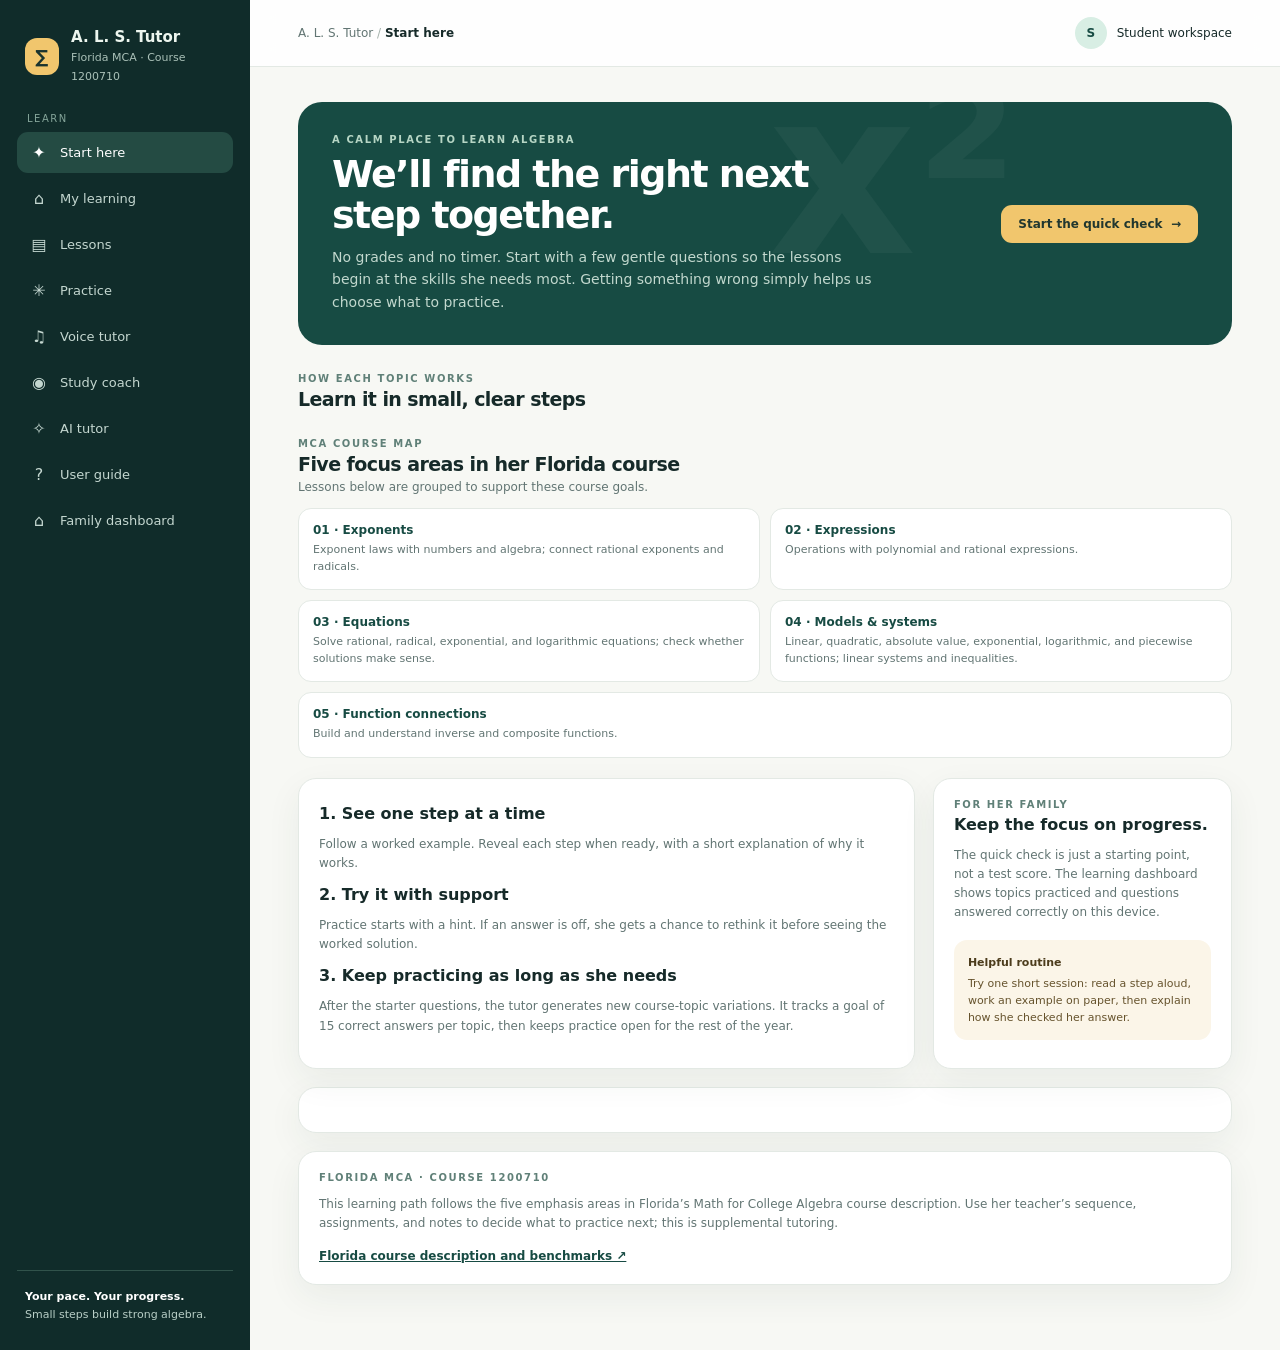
<file: site/index.html>
<!doctype html>
<html lang="en">
<head>
<meta charset="utf-8"><meta name="viewport" content="width=device-width,initial-scale=1">
<meta name="theme-color" content="#102c2a"><title>A. L. S. Tutor — Florida MCA Support</title>
<style>
:root{--ink:#162a29;--muted:#627573;--paper:#f7f8f4;--card:#fff;--line:#e3e9e4;--green:#174b43;--mint:#d8eee4;--gold:#f1c66d;--coral:#e77759;--shadow:0 12px 35px #183a3010;--radius:18px;font-family:Inter,ui-sans-serif,system-ui,-apple-system,"Segoe UI",sans-serif}*{box-sizing:border-box}body{margin:0;background:var(--paper);color:var(--ink)}button,input{font:inherit}button{cursor:pointer}.app{min-height:100vh;display:grid;grid-template-columns:250px 1fr}.sidebar{background:#102c2a;color:#edf6ef;padding:25px 17px;display:flex;flex-direction:column;gap:24px}.brand{display:flex;gap:12px;align-items:center;padding:3px 8px}.brand-mark{width:37px;height:37px;border-radius:12px;background:var(--gold);display:grid;place-items:center;color:#19332e;font-weight:900;font-size:18px}.brand strong{display:block;font-size:15px}.brand small{color:#aac1b8;font-size:11px}.nav-label{font-size:10px;letter-spacing:.15em;color:#85a59a;padding:0 10px;margin:2px 0 8px}.nav{display:grid;gap:5px}.nav button{border:0;background:transparent;color:#c4d7d0;text-align:left;padding:11px 12px;border-radius:11px;font-size:13px;display:flex;gap:11px;align-items:center}.nav button:hover,.nav button.active{background:#244b43;color:white}.nav .ico{width:20px;text-align:center;font-size:16px}.side-bottom{margin-top:auto;border-top:1px solid #31534b;padding:17px 8px 2px;color:#b8cec6;font-size:11px;line-height:1.6}.side-bottom b{color:white}.main{min-width:0}.topbar{height:67px;background:#ffffffd9;border-bottom:1px solid var(--line);display:flex;align-items:center;justify-content:space-between;padding:0 clamp(18px,4vw,48px);position:sticky;top:0;z-index:3;backdrop-filter:blur(12px)}.crumb{font-size:12px;color:var(--muted)}.crumb strong{color:var(--ink)}.profile{display:flex;align-items:center;gap:10px;font-size:12px}.avatar{width:32px;height:32px;border-radius:50%;display:grid;place-items:center;background:var(--mint);color:var(--green);font-weight:800}.content{max-width:1180px;margin:auto;padding:35px clamp(18px,4vw,48px) 65px}.view{display:none}.view.active{display:block}.eyebrow{font-size:10px;letter-spacing:.16em;text-transform:uppercase;color:#608078;font-weight:800}.hero{background:var(--green);color:white;border-radius:24px;padding:32px 34px;display:flex;align-items:center;justify-content:space-between;gap:24px;overflow:hidden;position:relative}.hero:after{content:"x²";position:absolute;right:23%;top:-62px;font-size:230px;font-weight:800;color:#ffffff0a;pointer-events:none}.hero h1{font-size:clamp(26px,3vw,38px);line-height:1.08;letter-spacing:-.04em;margin:9px 0 10px;max-width:540px}.hero p{color:#c2d8ce;margin:0;line-height:1.6;font-size:14px;max-width:550px}.hero .eyebrow{color:#b6d5c4}.hero-actions{position:relative;z-index:1}.btn{border:0;padding:12px 17px;border-radius:11px;background:var(--gold);color:#21372f;font-weight:800;font-size:12px;white-space:nowrap}.btn:hover{filter:brightness(1.03);transform:translateY(-1px)}.btn.secondary{background:#edf3ef;color:var(--green)}.btn.outline{background:white;border:1px solid var(--line);color:var(--ink)}.stats{display:grid;grid-template-columns:repeat(3,1fr);gap:14px;margin:18px 0 32px}.stat{background:white;border:1px solid var(--line);border-radius:15px;padding:15px 17px;display:flex;justify-content:space-between;align-items:center}.stat small{color:var(--muted);font-size:11px}.stat strong{display:block;font-size:22px;margin-top:3px}.stat .stat-icon{font-size:19px;background:#f0f5f0;border-radius:10px;padding:9px}.section-head{display:flex;justify-content:space-between;align-items:end;margin:28px 0 14px}.section-head h2{font-size:19px;margin:4px 0 0;letter-spacing:-.03em}.section-head p{font-size:12px;color:var(--muted);margin:0}.course-grid{display:grid;grid-template-columns:minmax(0,1.65fr) minmax(245px,.8fr);gap:18px}.panel{background:white;border:1px solid var(--line);border-radius:var(--radius);box-shadow:var(--shadow)}.units{padding:8px 18px}.unit{display:grid;grid-template-columns:39px 1fr auto;gap:13px;align-items:center;padding:14px 3px;border-bottom:1px solid #eff2ef}.unit:last-child{border-bottom:0}.unit-icon{width:38px;height:38px;border-radius:12px;background:#eff5ef;display:grid;place-items:center;font-size:17px}.unit h3{font-size:13px;margin:0 0 4px}.unit p{font-size:11px;color:var(--muted);margin:0}.unit-meta{text-align:right}.unit-meta small{font-size:10px;color:var(--muted)}.unit button{display:block;margin-top:4px;background:transparent;color:var(--green);border:0;font-size:11px;font-weight:800}.side-card{padding:20px}.side-card h3{margin:5px 0 8px;font-size:16px}.side-card p{color:var(--muted);font-size:12px;line-height:1.6}.progress-track{height:8px;border-radius:9px;background:#e8eee9;overflow:hidden;margin:15px 0 7px}.progress-fill{height:100%;width:0;background:#489977;border-radius:9px;transition:width .35s}.mini-row{display:flex;justify-content:space-between;font-size:10px;color:var(--muted)}.tip{background:#fbf5e8;border-radius:13px;padding:14px;margin-top:18px;font-size:11px;line-height:1.55;color:#66532d}.tip b{color:#4c3c1c;display:block;margin-bottom:3px}.lesson-layout{display:grid;grid-template-columns:260px minmax(0,1fr);gap:20px}.lesson-list{padding:12px}.lesson-item{border:0;background:transparent;text-align:left;width:100%;padding:12px;border-radius:11px;color:var(--ink);display:flex;gap:10px;align-items:center}.lesson-item.active{background:#eaf4ee;color:var(--green);font-weight:750}.lesson-item small{display:block;color:var(--muted);font-weight:400;font-size:10px;margin-top:3px}.lesson-body{padding:26px;min-height:450px}.lesson-body h1{font-size:28px;margin:6px 0 10px;letter-spacing:-.04em}.lesson-body .lead{font-size:14px;line-height:1.7;color:var(--muted);max-width:700px}.learning-goals{display:flex;gap:8px;flex-wrap:wrap;margin:17px 0 22px}.pill{border-radius:20px;background:#eef4ef;color:#365b4e;padding:7px 10px;font-size:10px}.example{border:1px solid #dde9e0;background:#f7faf6;border-radius:15px;padding:18px 20px;margin:14px 0}.example h3{font-size:12px;margin:0 0 12px;color:#477364}.math{font-family:Georgia,serif;font-size:23px;text-align:center;padding:12px;color:#152d29}.steps{list-style:none;margin:0;padding:0;display:grid;gap:8px}.steps li{font-size:12px;line-height:1.5;color:#45605a;display:grid;grid-template-columns:23px 1fr;gap:8px}.steps li span{background:#dfefe5;color:#235741;border-radius:50%;width:20px;height:20px;display:grid;place-items:center;font-size:10px;font-weight:800}.note{border-left:3px solid var(--gold);padding:10px 13px;background:#fffbef;color:#5c5136;font-size:11px;line-height:1.6;border-radius:0 9px 9px 0;margin:16px 0}.lesson-footer{display:flex;justify-content:space-between;align-items:center;margin-top:22px}.practice-wrap{max-width:760px;margin:auto}.practice-card{padding:28px}.practice-head{display:flex;justify-content:space-between;align-items:center}.practice-head h1{font-size:25px;margin:5px 0}.qcount{font-size:11px;color:var(--muted)}.question{font-family:Georgia,serif;font-size:30px;text-align:center;padding:28px 10px 20px}.answer-row{display:flex;gap:10px;max-width:440px;margin:0 auto}.answer-row input{min-width:0;flex:1;border:1px solid #d6e0d9;border-radius:11px;padding:12px 14px;outline:none}.answer-row input:focus{border-color:#579778;box-shadow:0 0 0 3px #57977820}.feedback{min-height:52px;margin:15px auto 0;max-width:440px;font-size:12px;line-height:1.55}.feedback.good{color:#23704f}.feedback.try{color:#9b562e}.hint{max-width:440px;margin:0 auto 15px;color:var(--muted);font-size:11px;min-height:20px}.coach-grid{display:grid;grid-template-columns:1fr 1fr;gap:18px}.coach-card{padding:24px}.coach-card h2{margin:4px 0 10px;font-size:20px}.coach-card p{font-size:12px;line-height:1.65;color:var(--muted)}.prompt-list{display:grid;gap:8px;margin-top:18px}.prompt-list button{border:1px solid var(--line);border-radius:11px;padding:11px;background:white;text-align:left;color:var(--ink);font-size:11px}.prompt-list button:hover{border-color:#8fb6a0;background:#f8fbf8}.chat{height:330px;display:flex;flex-direction:column}.chat-log{overflow:auto;display:flex;flex-direction:column;gap:9px;flex:1;padding:8px 0}.bubble{max-width:88%;padding:11px 13px;border-radius:13px;background:#edf4ef;font-size:12px;line-height:1.55}.bubble.user{background:var(--green);color:white;align-self:flex-end}.chat-compose{display:flex;gap:8px;border-top:1px solid var(--line);padding-top:12px}.chat-compose input{flex:1;min-width:0;border:1px solid var(--line);border-radius:10px;padding:10px}.chat-compose button{border:0;border-radius:10px;background:var(--green);color:white;padding:0 15px;font-weight:700}.empty-note{border:1px dashed #cbd8cf;border-radius:13px;padding:18px;color:var(--muted);font-size:12px;line-height:1.6}.toast{position:fixed;bottom:20px;right:20px;background:#193e36;color:white;padding:12px 16px;border-radius:11px;font-size:12px;box-shadow:var(--shadow);opacity:0;transform:translateY(8px);transition:.2s;pointer-events:none}.toast.show{opacity:1;transform:translateY(0)}@media(max-width:860px){.app{grid-template-columns:76px 1fr}.sidebar{padding:20px 10px}.brand{justify-content:center;padding:0}.brand-copy,.nav-label,.nav button span:not(.ico),.side-bottom{display:none}.nav button{justify-content:center;padding:12px 0}.course-grid{grid-template-columns:1fr}.lesson-layout{grid-template-columns:1fr}.lesson-list{display:flex;overflow:auto;gap:5px}.lesson-item{min-width:175px}.coach-grid{grid-template-columns:1fr}}@media(max-width:560px){.stats{grid-template-columns:1fr 1fr}.stats .stat:last-child{grid-column:span 2}.hero{padding:24px;display:block}.hero-actions{margin-top:18px}.content{padding-top:22px}.topbar{height:58px}.profile .profile-name{display:none}.lesson-body{padding:19px}.practice-card{padding:20px}.answer-row{flex-direction:column}.answer-row .btn{width:100%}.unit{grid-template-columns:34px 1fr auto;gap:8px}.unit-meta small{display:none}}

.family-grid{display:grid;grid-template-columns:minmax(0,1.4fr) minmax(260px,.8fr);gap:16px;margin:18px 0}.family-focus,.family-goal{padding:22px}.family-focus h2{font-size:42px;letter-spacing:-.05em;margin:9px 0}.family-focus p,.family-goal p{font-size:12px;line-height:1.6;color:var(--muted)}.family-focus label{display:block;font-size:11px;font-weight:750;margin:17px 0 6px}.family-focus select{width:100%;padding:11px;border:1px solid var(--line);border-radius:10px;background:white}.focus-actions{display:flex;gap:8px;flex-wrap:wrap;margin-top:14px}.goal-setting{display:flex;align-items:center;gap:8px;flex-wrap:wrap;margin:13px 0}.goal-setting input{width:82px;padding:10px;border:1px solid var(--line);border-radius:9px}.goal-setting span{font-size:11px;color:var(--muted)}.goal-setting button{margin-left:auto}.family-note{font-size:10px!important;color:var(--muted);line-height:1.55;margin-top:13px}.family-report{padding:16px;overflow:auto}.family-table{width:100%;border-collapse:collapse;font-size:11px;min-width:480px}.family-table th,.family-table td{text-align:left;padding:10px;border-bottom:1px solid #eff2ef}.family-table th{color:var(--muted);font-weight:750}.family-table tr:last-child td{border-bottom:0}.family-topic-row{display:grid;grid-template-columns:minmax(130px,1fr) minmax(100px,1.4fr) auto;gap:12px;align-items:center;padding:11px 4px;border-bottom:1px solid #eff2ef;font-size:11px}.family-topic-row:last-child{border-bottom:0}.family-topic-row .progress-track{margin:0}.family-topic-row strong{font-size:11px}.family-hero{margin-bottom:4px}.family-hero:after{content:'60′'}.family-grid .family-goal h3{margin-top:6px}@media(max-width:760px){.family-grid{grid-template-columns:1fr}.family-topic-row{grid-template-columns:1fr auto}.family-topic-row .progress-track{grid-column:1/-1;grid-row:2}}

.year-plan{padding:18px}.year-plan-top{display:flex;justify-content:space-between;align-items:center;gap:14px;flex-wrap:wrap}.year-plan-top strong{font-size:14px}.year-plan-phase{border-top:1px solid var(--line);margin-top:14px;padding-top:10px}.year-plan-phase summary{cursor:pointer;font-size:12px;font-weight:800;color:var(--green);padding:7px 2px}.plan-week{display:grid;grid-template-columns:35px minmax(0,1fr) auto;gap:11px;align-items:center;padding:12px 3px;border-top:1px solid #eff2ef}.plan-week.done{opacity:.72}.plan-week-num{width:30px;height:30px;border-radius:10px;background:#edf4ef;color:var(--green);display:grid;place-items:center;font-size:11px;font-weight:800}.plan-week h3{font-size:12px;margin:0 0 4px}.plan-week p{font-size:11px;color:var(--muted);line-height:1.45;margin:0}.plan-actions{display:flex;gap:6px;flex-wrap:wrap;justify-content:flex-end}.plan-actions button,.review-item button{border:1px solid var(--line);border-radius:9px;background:white;color:var(--green);font-size:10px;font-weight:750;padding:8px 10px}.plan-actions button:hover,.review-item button:hover{border-color:#8fb6a0;background:#f8fbf8}.review-panel{margin:0 0 24px}.review-items{display:flex;gap:8px;flex-wrap:wrap;margin-top:12px}.review-item{border:1px solid var(--line);border-radius:11px;padding:10px;display:flex;gap:9px;align-items:center;font-size:11px}.review-empty{font-size:12px;color:var(--muted);line-height:1.6;margin-bottom:0}@media(max-width:560px){.plan-week{grid-template-columns:32px 1fr}.plan-actions{grid-column:2;justify-content:flex-start}.year-plan{padding:14px}}
</style>
</head>
<body>
<div class="app">
<aside class="sidebar">
 <div class="brand"><div class="brand-mark">∑</div><div class="brand-copy"><strong>A. L. S. Tutor</strong><small>Florida MCA · Course 1200710</small></div></div>
 <div><div class="nav-label">LEARN</div><nav class="nav" aria-label="Main navigation">
  <button class="active" data-view="start"><span class="ico">✦</span><span>Start here</span></button>
  <button class="active" data-view="home"><span class="ico">⌂</span><span>My learning</span></button>
  <button data-view="lessons"><span class="ico">▤</span><span>Lessons</span></button>
  <button data-view="practice"><span class="ico">✳</span><span>Practice</span></button>
  <button data-view="voice"><span class="ico">♫</span><span>Voice tutor</span></button>
  <button data-view="coach"><span class="ico">◉</span><span>Study coach</span></button>
  <button data-view="ai"><span class="ico">✧</span><span>AI tutor</span></button>
  <button data-view="guide"><span class="ico">?</span><span>User guide</span></button>
  <button data-view="family"><span class="ico">⌂</span><span>Family dashboard</span></button>
 </nav></div>
 <div class="side-bottom"><b>Your pace. Your progress.</b><br>Small steps build strong algebra.</div>
</aside>
<main class="main">
 <header class="topbar"><div class="crumb">A. L. S. Tutor <span style="color:#a5b2ac"> / </span> <strong id="crumbTitle">My learning</strong></div><div class="profile"><div class="avatar">S</div><span class="profile-name">Student workspace</span></div></header>
 <div class="content">
  <section id="start" class="view active">
   <div class="hero"><div><div class="eyebrow">A CALM PLACE TO LEARN ALGEBRA</div><h1>We’ll find the right next step together.</h1><p>No grades and no timer. Start with a few gentle questions so the lessons begin at the skills she needs most. Getting something wrong simply helps us choose what to practice.</p></div><div class="hero-actions"><button class="btn" onclick="beginCheck()">Start the quick check&nbsp; →</button></div></div>
   <div class="section-head"><div><div class="eyebrow">HOW EACH TOPIC WORKS</div><h2>Learn it in small, clear steps</h2></div></div>
   <div class="section-head"><div><div class="eyebrow">MCA COURSE MAP</div><h2>Five focus areas in her Florida course</h2><p style="margin-top:5px">Lessons below are grouped to support these course goals.</p></div></div>
   <div class="mca-map">
    <div><b>01 · Exponents</b><span>Exponent laws with numbers and algebra; connect rational exponents and radicals.</span></div>
    <div><b>02 · Expressions</b><span>Operations with polynomial and rational expressions.</span></div>
    <div><b>03 · Equations</b><span>Solve rational, radical, exponential, and logarithmic equations; check whether solutions make sense.</span></div>
    <div><b>04 · Models & systems</b><span>Linear, quadratic, absolute value, exponential, logarithmic, and piecewise functions; linear systems and inequalities.</span></div>
    <div><b>05 · Function connections</b><span>Build and understand inverse and composite functions.</span></div>
   </div>
   <div class="course-grid"><div class="panel side-card"><h3>1. See one step at a time</h3><p>Follow a worked example. Reveal each step when ready, with a short explanation of why it works.</p><h3>2. Try it with support</h3><p>Practice starts with a hint. If an answer is off, she gets a chance to rethink it before seeing the worked solution.</p><h3>3. Keep practicing as long as she needs</h3><p>After the starter questions, the tutor generates new course-topic variations. It tracks a goal of 15 correct answers per topic, then keeps practice open for the rest of the year.</p></div><div class="panel side-card"><div class="eyebrow">FOR HER FAMILY</div><h3>Keep the focus on progress.</h3><p>The quick check is just a starting point, not a test score. The learning dashboard shows topics practiced and questions answered correctly on this device.</p><div class="tip"><b>Helpful routine</b>Try one short session: read a step aloud, work an example on paper, then explain how she checked her answer.</div></div></div>
   <div class="panel" id="diagnostic" style="padding:22px;margin-top:18px"></div>
   <div class="panel side-card" style="margin-top:18px"><div class="eyebrow">FLORIDA MCA · COURSE 1200710</div><p>This learning path follows the five emphasis areas in Florida’s Math for College Algebra course description. Use her teacher’s sequence, assignments, and notes to decide what to practice next; this is supplemental tutoring.</p><a href="https://www.fldoe.org/core/fileparse.php/7576/urlt/MathCollegeAlgebra.pdf" target="_blank" rel="noopener" style="color:#174b43;font-weight:750;font-size:12px">Florida course description and benchmarks ↗</a></div>
  </section>
  <section id="home" class="view">
   <div class="hero"><div><div class="eyebrow">COLLEGE ALGEBRA, MADE CLEAR</div><h1>Build understanding, one idea at a time.</h1><p>Learn the reasoning behind each step, then practice until the method feels natural. Pick up where you left off or choose a topic to explore.</p></div><div class="hero-actions"><button class="btn" onclick="openLessons()">Continue learning&nbsp; →</button></div></div>
   <div class="stats"><div class="stat"><div><small>Core topics practiced</small><strong id="statTopics">0 / 13</strong></div><span class="stat-icon">▤</span></div><div class="stat"><div><small>Practice correct</small><strong id="statCorrect">0</strong></div><span class="stat-icon">✓</span></div><div class="stat"><div><small>Current streak</small><strong id="statStreak">0 days</strong></div><span class="stat-icon">✦</span></div></div>
    <div class="panel side-card review-panel" id="reviewPanel" aria-live="polite"></div>
   <div class="section-head"><div><div class="eyebrow">YOUR COURSE</div><h2>College Algebra pathway</h2></div><p>Course topics · learn in any order</p></div>
   <div class="course-grid"><div class="panel units" id="unitList"></div><div class="panel side-card"><div class="eyebrow">YOUR MOMENTUM</div><h3>A little practice goes a long way.</h3><p>Try one focused lesson and a few practice questions. You can revisit any topic whenever you need a refresher.</p><div class="progress-track"><div class="progress-fill" id="overallProgress"></div></div><div class="mini-row"><span>Course progress</span><span id="overallPct">0%</span></div><div class="tip"><b>Study tip</b>When solving an equation, do the same operation to both sides. That keeps the equation balanced.</div></div></div>
    <div class="section-head"><div><div class="eyebrow">FLEXIBLE YEAR PLAN</div><h2>Suggested 36-week pacing guide</h2><p style="margin-top:5px">Use it alongside her teacher’s sequence. Skip, repeat, or rearrange weeks as needed.</p></div></div>
    <div class="panel year-plan" id="yearPlan"></div>
  </section>
  <section id="lessons" class="view">
   <div class="section-head" style="margin-top:0"><div><div class="eyebrow">GUIDED LEARNING</div><h2>Lessons</h2><p style="margin-top:5px">Each lesson has a goal, a worked example, and a key idea to remember.</p></div></div>
   <div class="lesson-layout"><div class="panel lesson-list" id="lessonNav"></div><article class="panel lesson-body" id="lessonBody"></article></div>
  </section>
  <section id="practice" class="view">
   <div class="practice-wrap"><div class="section-head" style="margin-top:0"><div><div class="eyebrow">RETRIEVE · APPLY · GROW</div><h2>Practice</h2><p style="margin-top:5px">Work it out on paper, then enter your answer.</p></div></div><div class="panel practice-card" id="practiceCard"></div></div>
  </section>
  <section id="voice" class="view">
   <div class="section-head" style="margin-top:0"><div><div class="eyebrow">SPEAK · LISTEN · THINK IT THROUGH</div><h2>Voice tutor</h2><p style="margin-top:5px">She can ask for a hint, say an answer, or ask the tutor to repeat a question.</p></div></div>
   <div class="voice-layout"><div class="panel voice-panel"><div class="voice-controls"><label for="voiceTopic">Choose a topic</label><select id="voiceTopic" aria-label="Choose a topic for voice practice"></select><button class="btn" onclick="startVoicePractice()">Start aloud practice&nbsp; →</button></div><div class="voice-status" id="voiceStatus" role="status">Press “Start aloud practice” to hear a question.</div><div class="voice-prompt" id="voicePrompt" aria-live="polite">A tutor will read the problem, wait for her to speak, then guide the next step.</div><div class="voice-actions"><button class="btn" onclick="listenToTutor()">🎙️ Talk to tutor</button><button class="btn outline" onclick="repeatTutor()">↻ Repeat</button><button class="btn outline" onclick="stopTutorSpeech()">■ Stop audio</button></div><div class="voice-transcript" id="voiceTranscript">Her words will appear here after she speaks.</div><div class="voice-compose"><input id="voiceText" placeholder="Or type what she wants to ask" aria-label="Type to the voice tutor"><button class="btn secondary" onclick="submitVoiceText()">Send</button></div><div class="voice-log" id="voiceLog" aria-live="polite"><div class="bubble">Hi! I can read the question aloud. She can say “give me a hint,” “repeat the question,” “I’m stuck,” or speak her answer.</div></div></div>
   <aside class="panel voice-note"><div class="eyebrow">BEFORE USING THE MIC</div><h3>Microphone is tap-to-start.</h3><p>The app only starts listening after she presses <b>Talk to tutor</b>. Browser speech recognition support varies. Some browsers send speech to their recognition service and require an internet connection.</p><p>If voice input isn’t available, she can type her question or answer. The tutor can still read prompts aloud when speech synthesis is available.</p><div class="tip"><b>What the tutor can do</b>Read the built-in MCA questions, accept spoken answers, give hints, explain the current example, and repeat or move to the next question.</div><div class="empty-note" style="margin-top:13px">This is guided course tutoring with built-in responses, not an open-ended live AI tutor. It asks for clarification when it can’t match what she said.</div></aside></div>
  </section>
  <section id="family" class="view">
   <div class="hero family-hero"><div><div class="eyebrow">FAMILY VIEW</div><h1>See the effort and the learning.</h1><p>Review focused tutor time, practice activity, and topics she has worked on. Set a daily goal that fits her class schedule.</p></div></div>
   <div class="stats family-overview" aria-label="All-time learning summary">
    <div class="stat"><div><small>Total focused study time</small><strong id="familyTotalTime">0m</strong></div><span class="stat-icon">◷</span></div>
    <div class="stat"><div><small>Questions answered</small><strong id="familyTotalAttempts">0</strong></div><span class="stat-icon">▤</span></div>
    <div class="stat"><div><small>Overall accuracy</small><strong id="familyAccuracy">—</strong></div><span class="stat-icon">✓</span></div>
   </div>
   <div class="family-grid"><div class="panel family-focus"><div class="eyebrow">FOCUSED TUTOR TIME</div><h2 id="focusClock">00:00:00</h2><p id="focusStatus">The timer is stopped. Start it when a tutoring session begins.</p><label for="focusTopic">Topic for this session</label><select id="focusTopic" aria-label="Topic for this tutoring session"></select><div class="focus-actions"><button class="btn" id="focusStart" onclick="startStudyTimer()">Start study session</button><button class="btn secondary" id="focusPause" onclick="pauseStudyTimer()" hidden>Pause</button><button class="btn outline" id="focusStop" onclick="stopStudyTimer()" hidden>Finish session</button></div></div>
    <div class="panel side-card family-goal"><div class="eyebrow">DAILY TARGET</div><h3>One hour a day</h3><p>Set a daily focused-tutoring goal in minutes.</p><div class="goal-setting"><input id="minutesGoal" type="number" min="10" max="180" step="5" value="60" aria-label="Daily tutoring goal in minutes"><span>minutes / day</span><button class="btn secondary" onclick="saveStudyGoal()">Save goal</button></div><div class="progress-track"><div class="progress-fill" id="todayTimeProgress"></div></div><div class="mini-row"><span id="todayTimeLabel">0 of 60 minutes today</span><span id="todayGoalPct">0%</span></div><p class="family-note">Focused time counts while the tutor is open and active. It pauses when the page is hidden or inactive. It cannot confirm attention or independent work.</p></div></div>
   <div class="section-head"><div><div class="eyebrow">RECENT ACTIVITY</div><h2>Seven-day family report</h2><p style="margin-top:5px">Minutes are paired with practice activity so you can see what happened in each session.</p></div><button class="btn outline" onclick="exportFamilyReport()">Download report</button></div>
   <div class="panel family-report" id="familyReport"></div>
   <div class="section-head"><div><div class="eyebrow">RECENT WORK</div><h2>Questions and answers</h2></div></div><div class="panel family-report" id="familyWork"></div>
   <div class="section-head"><div><div class="eyebrow">TOPIC PROGRESS</div><h2>What she has practiced</h2></div></div><div class="panel family-report" id="familyTopics"></div>
   <p class="family-note">This family view is stored in this browser on this device. It does not sync to another parent’s phone or computer.</p>
  </section>
  <section id="guide" class="view">
   <div class="hero"><div><div class="eyebrow">A. L. S. TUTOR USER GUIDE</div><h1>Learn how to use every part of the tutor.</h1><p>Follow the recommended routine, understand what progress means, and know when the local course engine or bounded AI layer is helping.</p></div><div class="hero-actions"><button class="btn" onclick="window.print()">Print this guide</button></div></div>
   <div class="section-head"><div><div class="eyebrow">QUICK START</div><h2>Begin in six steps</h2></div></div>
   <div class="guide-grid">
    <div class="panel guide-card"><span>1</span><h3>Open Start here</h3><p>Read the course map and complete the short readiness check.</p></div>
    <div class="panel guide-card"><span>2</span><h3>Follow classwork</h3><p>Use the teacher’s assignment and notes to choose today’s topic.</p></div>
    <div class="panel guide-card"><span>3</span><h3>Learn one step</h3><p>Open Lessons, reveal one step, and explain why it is valid.</p></div>
    <div class="panel guide-card"><span>4</span><h3>Practice on paper</h3><p>Work the problem before entering an answer. Use a hint when needed.</p></div>
    <div class="panel guide-card"><span>5</span><h3>Ask precisely</h3><p>Share the complete problem, the step tried, and the point of confusion.</p></div>
    <div class="panel guide-card"><span>6</span><h3>Review evidence</h3><p>Finish the timer and check progress in Family dashboard.</p></div>
   </div>
   <div class="guide-layout">
    <div class="panel guide-main">
     <details open><summary>Recommended daily routine</summary><ol><li>Start the study timer in Family dashboard.</li><li>Choose the current class topic or a due review.</li><li>Read the guided lesson and explain each revealed step aloud.</li><li>Practice on paper before entering an answer.</li><li>Use Study coach for common hints and reminders.</li><li>Use AI tutor only when the exact problem still needs interpretation.</li><li>Finish the session and review the learning evidence.</li></ol></details>
     <details><summary>What each tab does</summary><dl><dt>Start here</dt><dd>Course introduction and readiness check.</dd><dt>My learning</dt><dd>Topics, progress, recommendations, and spaced review.</dd><dt>Lessons</dt><dd>Reviewed explanations and worked examples.</dd><dt>Practice</dt><dd>Unlimited supported practice with deterministic checks.</dd><dt>Voice tutor</dt><dd>Spoken or typed built-in practice.</dd><dt>Study coach</dt><dd>Local guidance for common questions.</dd><dt>AI tutor</dt><dd>Local-first explanations with bounded AI only when needed.</dd><dt>Family dashboard</dt><dd>Study time and activity stored on this device.</dd></dl></details>
     <details><summary>How to ask for help</summary><p>Include the complete problem, the step already tried, and the exact point of confusion.</p><div class="guide-example">“Solve 3(x − 2) + 4 = 16. I distributed the 3 and got 3x − 6 + 4 = 16. What should I combine next?”</div><p>If she cannot name the difficulty, type: “Ask me one question at a time to find where I am stuck.”</p></details>
     <details><summary>Hints and complete solutions</summary><p>The tutor starts with a rule reminder, then a small hint, another attempt, and a more specific explanation. A complete worked solution is available after supported attempts or when explicitly requested. She should then reproduce the reasoning without looking.</p></details>
     <details><summary>The 36-week plan</summary><p>Thirty-six instructional weeks equal about 8.3 months and normally span about nine calendar months with school breaks.</p><ul><li>Weeks 1–9: foundations and expressions.</li><li>Weeks 10–18: equations, inequalities, and functions.</li><li>Weeks 19–27: graphs, systems, models, and quadratics.</li><li>Weeks 28–36: advanced functions and cumulative review.</li></ul><p>The plan is flexible; class assignments and prerequisite needs take priority.</p></details>
     <details><summary>Progress and mastery</summary><p>The system records attempts, correct answers, hints, practice, review dates, and focused time. One correct answer does not prove mastery. Strong evidence requires independent success, transfer to a changed problem, and later retention.</p></details>
     <details><summary>AI cost protection</summary><p>Lessons, practice, diagnostics, progress, and local course explanations do not consume generative AI. The bounded Cloudflare AI layer is used only for unresolved personalized questions. It has a shared daily ceiling and no paid OpenAI key, credits, overages, or paid fallback.</p></details>
     <details><summary>Privacy</summary><ul><li>Progress stays in this browser on this device.</li><li>Chat clears on refresh and is not intentionally saved as a transcript.</li><li>Only bounded-AI requests send recent conversation text to Cloudflare.</li><li>Speech recognition may use the browser provider’s service.</li><li>Do not enter names, school details, passwords, addresses, or contact information.</li></ul></details>
     <details><summary>Troubleshooting</summary><dl><dt>Progress is missing</dt><dd>Use the same device, browser, and browser profile. Private browsing and cleared storage do not retain progress.</dd><dt>AI is not connected</dt><dd>Continue with Lessons, Practice, Voice tutor, and Study coach.</dd><dt>AI allowance is exhausted</dt><dd>Continue with the unlimited local curriculum; do not purchase credits.</dd><dt>Microphone does not work</dt><dd>Check browser permission and support, or type the response.</dd><dt>An explanation seems wrong</dt><dd>Check the original problem, use deterministic Practice, and compare with teacher material.</dd></dl></details>
    </div>
    <aside class="panel guide-side"><div class="eyebrow">FAMILY REMINDERS</div><h3>Support the reasoning.</h3><p>Ask “What rule did you use?”, “Why is that step allowed?”, and “How did you check it?”</p><div class="tip"><b>Keep expectations high</b>An error identifies the next skill to teach. It does not define her ability.</div><h3>Remember the boundary.</h3><p>This is supplemental tutoring. It does not issue official grades, guarantee passage, or replace her teacher.</p></aside>
   </div>
  </section>
  <section id="coach" class="view">
   <div class="section-head" style="margin-top:0"><div><div class="eyebrow">THINK IT THROUGH</div><h2>Study coach</h2><p style="margin-top:5px">Ask for a hint, a simpler explanation, or a check on your next step.</p></div></div>
   <div class="coach-grid"><div class="panel coach-card"><div class="eyebrow">TRY A PROMPT</div><h2>What would help right now?</h2><p>Choose a question to get a short nudge. The coach will guide your thinking before showing a full method.</p><div class="prompt-list"><button onclick="coachPrompt('Give me a hint for solving a linear equation.')">Give me a hint for solving a linear equation</button><button onclick="coachPrompt('How do I know whether to factor a quadratic?')">When should I factor a quadratic?</button><button onclick="coachPrompt('Explain function notation in plain language.')">Explain function notation simply</button><button onclick="coachPrompt('How can I check my answer?')">How can I check my answer?</button></div><div class="empty-note" style="margin-top:16px">This version uses built-in algebra coaching prompts. It does not connect to a live AI service, so it will not claim to understand arbitrary questions.</div></div>
    <div class="panel coach-card chat"><div class="eyebrow">COACHING NOTES</div><div class="chat-log" id="chatLog"><div class="bubble">Hi! Tell me what topic you are working on, or choose a prompt. I’ll offer a next step and a way to check your reasoning.</div></div><form class="chat-compose" onsubmit="sendCoach(event)"><input id="chatInput" placeholder="Try: help me check my answer" aria-label="Message study coach"><button>Ask</button></form></div></div>
  </section>
  <section id="ai" class="view">
   <div class="section-head" style="margin-top:0"><div><div class="eyebrow">GOVERNED AI · COURSE 1200710</div><h2>AI tutor</h2><p style="margin-top:5px">A patient tutor that works through your algebra one step at a time.</p></div></div>
   <div class="ai-layout">
    <div class="panel ai-main">
     <div class="ai-intro"><div class="ai-mark">∑</div><div><strong>Let’s work it out together.</strong><p>Share the problem and the step you’re on. I’ll give one hint at a time, explain another way, or check your reasoning.</p></div></div>
     <div class="ai-quick" aria-label="Tutor actions">
      <button type="button" onclick="aiQuick('Give me one small hint for the problem I shared.')">Give me a hint</button>
      <button type="button" onclick="aiQuick('Explain the last step in a simpler way, using a small example if helpful.')">Explain another way</button>
      <button type="button" onclick="aiQuick('I tried this step: ')">Check my step</button>
      <button type="button" onclick="aiQuick('Please show the complete worked solution for the problem I shared.',true)">Show full solution</button>
     </div>
     <div class="ai-chat" id="aiChat" aria-live="polite" aria-label="Tutor conversation"><div class="ai-message tutor"><strong>Tutor</strong><p>Hi. Paste or type one algebra problem, then tell me what you have tried. We’ll take it one move at a time.</p></div></div>
     <form class="ai-compose" onsubmit="sendAITutor(event)">
      <label class="sr-only" for="aiInput">Your math problem or question</label><textarea id="aiInput" rows="3" maxlength="1200" placeholder="Type the problem and where you got stuck…" aria-label="Your math problem or question"></textarea>
      <div class="ai-send-row"><span id="aiStatus" role="status">Checking tutor connection…</span><div class="ai-actions"><button class="btn secondary" type="button" onclick="listenToAITutor()">Speak question</button><button class="btn" id="aiSend" type="submit">Ask tutor</button></div></div>
     </form>
    </div>
    <aside class="panel ai-guide">
     <div class="eyebrow">HOW THIS TUTOR WORKS</div><h3>Small steps. Real understanding.</h3>
     <ol><li>It asks what you’re working on.</li><li>It offers a hint before a complete solution.</li><li>You try a step and can ask for feedback.</li><li>Lessons and Practice keep your progress checks clear.</li></ol>
     <div class="ai-privacy"><strong>Your privacy</strong><p>This conversation stays in temporary browser memory and clears when you refresh. Your question and recent turns go to Cloudflare to create the reply. The app does not save chat transcripts. Leave out names, school details, and other personal information.</p><p>Spoken questions use the browser’s speech-recognition feature; some browsers send audio to their speech service. You can type instead.</p><p>AI can make mistakes. Use Practice for scored answers; the AI tutor does not record mastery.</p></div>
     <button class="btn outline ai-clear" type="button" onclick="clearAITutor()">Clear this conversation</button>
    </aside>
   </div>
  </section>
 </div>
</main>
</div><div class="toast" id="toast" role="status"></div>
<style>
.step-progress{font-size:11px;color:var(--muted);margin:0 0 12px}.step-box{border:1px solid #e3e9e4;border-radius:12px;padding:14px 15px;margin:8px 0;background:#fff}.step-box.current{border-color:#90b9a0;background:#f7fbf7}.step-box.locked{color:#8b9994;background:#f7f8f6}.step-box b{font-size:10px;text-transform:uppercase;letter-spacing:.08em;color:#54806f}.step-box p{font-size:13px;line-height:1.6;margin:7px 0 0}.step-why{color:#637671;font-size:11px!important}.check-wrap{max-width:760px;margin:22px auto}.diagnostic-question{font-size:18px;line-height:1.5;margin:18px 0}.diagnostic-result{padding:15px;border-radius:12px;background:#eff7f0;line-height:1.6;font-size:13px;margin-top:15px}.practice-coach{padding:12px;border-radius:11px;background:#fff7e9;font-size:12px;line-height:1.6;color:#65532e;margin-top:12px}
.mca-map{display:grid;grid-template-columns:repeat(2,minmax(0,1fr));gap:10px;margin-bottom:20px}.mca-map div{background:white;border:1px solid var(--line);border-radius:13px;padding:14px}.mca-map div:last-child{grid-column:span 2}.mca-map b{display:block;color:var(--green);font-size:12px;margin-bottom:5px}.mca-map span{display:block;color:var(--muted);font-size:11px;line-height:1.5}@media(max-width:560px){.mca-map{grid-template-columns:1fr}.mca-map div:last-child{grid-column:auto}}
.voice-layout{display:grid;grid-template-columns:minmax(0,1.5fr) minmax(240px,.8fr);gap:16px}.voice-panel,.voice-note{padding:22px}.voice-controls{display:flex;align-items:center;gap:9px;flex-wrap:wrap}.voice-controls label{font-size:11px;font-weight:750;color:var(--muted)}.voice-controls select{min-width:180px;flex:1;padding:10px;border-radius:10px;border:1px solid var(--line);background:white;color:var(--ink)}.voice-status{font-size:11px;color:#547267;margin:17px 0 8px}.voice-prompt{border-radius:14px;padding:18px;background:#edf5ef;font-size:17px;line-height:1.55;color:#193e36;min-height:88px}.voice-actions{display:flex;gap:8px;flex-wrap:wrap;margin:13px 0}.voice-transcript{color:var(--muted);font-size:11px;min-height:22px;padding:4px 0}.voice-compose{display:flex;gap:8px;margin:8px 0 12px}.voice-compose input{min-width:0;flex:1;border:1px solid var(--line);border-radius:10px;padding:10px}.voice-log{max-height:260px;overflow:auto;display:flex;flex-direction:column;gap:8px;border-top:1px solid var(--line);padding-top:12px}.voice-note h3{font-size:16px;margin:8px 0}.voice-note p{font-size:12px;line-height:1.65;color:var(--muted)}@media(max-width:860px){.voice-layout{grid-template-columns:1fr}}
</style>
<script>
const units=[
 {id:'real',icon:'⌁',title:'Real numbers & exponents',desc:'Properties, radicals, and order of operations',time:'4 lessons',goal:['Simplify expressions','Use exponent rules'],intro:'Expressions become easier to manage when you use the properties of real numbers consistently. Start by respecting grouping symbols, then handle exponents, multiplication and division, and finally addition and subtraction.',example:'Simplify: 3(2² − 1) + 8 ÷ 4',steps:['Evaluate the exponent inside parentheses: 2² = 4.','Simplify the parentheses: 4 − 1 = 3.','Multiply and divide: 3 × 3 + 2.','Add: 9 + 2 = 11.'],note:'Order of operations is a convention for interpreting an expression. Multiplication and division share priority, as do addition and subtraction; work each pair from left to right.',questions:[{q:'Evaluate: 2³ + 5 × 2',a:'18',hint:'Do the exponent first, then multiplication, then addition.',why:'2³ = 8 and 5 × 2 = 10, so the value is 18.'},{q:'Simplify: (−3)²',a:'9',hint:'The parentheses mean the negative is included in the base.',why:'(−3)(−3) = 9.'},{q:'Simplify: 2⁴ ÷ 2²',a:'4',hint:'For like bases divided, subtract exponents.',why:'2⁴ ÷ 2² = 2² = 4.'}]},
 {id:'linear',icon:'＝',title:'Linear equations & inequalities',desc:'Solve, rearrange, and interpret linear relationships',time:'5 lessons',goal:['Solve multi-step equations','Interpret inequalities'],intro:'A linear equation states that two expressions have the same value. Solving means finding the value of the variable that makes the statement true. Keep the equation balanced by applying the same operation to both sides.',example:'Solve: 3(x − 2) + 4 = 16',steps:['Distribute 3: 3x − 6 + 4 = 16.','Combine like terms: 3x − 2 = 16.','Add 2 to both sides: 3x = 18.','Divide both sides by 3: x = 6.','Check: 3(6 − 2) + 4 = 16 ✓'],note:'A reliable check is substitution: replace the variable with your answer and see whether both sides have the same value.',questions:[{q:'Solve for x: 2x + 5 = 17',a:'6',hint:'Undo the +5 first, then undo multiplication by 2.',why:'Subtract 5: 2x = 12. Divide by 2: x = 6.'},{q:'Solve for x: 4(x − 1) = 20',a:'6',hint:'Divide both sides by 4, then add 1.',why:'x − 1 = 5, so x = 6.'},{q:'Solve for x: 3x − 7 = 2x + 4',a:'11',hint:'Collect the x terms on one side.',why:'Subtract 2x and add 7 to get x = 11.'}]},
 {id:'functions',icon:'ƒ',title:'Functions & their graphs',desc:'Domain, range, notation, and transformations',time:'5 lessons',goal:['Evaluate function notation','Read key graph features'],intro:'A function assigns exactly one output to each allowed input. The notation f(x) names the output of the function f for the input x; it does not mean f multiplied by x.',example:'If f(x) = 2x² − 1, find f(3).',steps:['Start with the rule: f(x) = 2x² − 1.','Substitute 3 for every x: f(3) = 2(3)² − 1.','Apply the exponent: 2(9) − 1.','Finish: f(3) = 17.'],note:'Use parentheses when substituting a negative input. For example, f(−2) means replace x with (−2), not just 2.',questions:[{q:'If f(x) = 3x + 2, find f(4).',a:'14',hint:'Replace x with 4 in the rule.',why:'f(4) = 3(4) + 2 = 14.'},{q:'If g(x) = x² − 5, find g(3).',a:'4',hint:'Square the input before subtracting 5.',why:'g(3) = 3² − 5 = 9 − 5 = 4.'},{q:'If h(x) = 2x − 1, find h(−3).',a:'-7',hint:'Substitute the negative input using parentheses.',why:'h(−3) = 2(−3) − 1 = −7.'}]},
 {id:'systems',icon:'⫶',title:'Systems of equations',desc:'Graphing, substitution, and elimination',time:'4 lessons',goal:['Solve systems','Interpret intersections'],intro:'A solution to a system must make every equation true at once. On a graph, the solution is where the lines intersect. Algebraic methods find the same point without drawing a graph.',example:'Solve: y = x + 1 and y = 5 − x',steps:['Both expressions equal y, so set them equal: x + 1 = 5 − x.','Add x to both sides: 2x + 1 = 5.','Subtract 1 and divide by 2: x = 2.','Substitute back: y = 2 + 1 = 3.','The solution is (2, 3).'],note:'Always substitute the pair into both original equations. A system can have one solution, no solution, or infinitely many solutions.',questions:[{q:'Solve: x + y = 7 and y = 3. Find x.',a:'4',hint:'Substitute y = 3 into the first equation.',why:'x + 3 = 7, so x = 4.'},{q:'If y = 2x and x = 3, find y.',a:'6',hint:'Substitute x = 3 into y = 2x.',why:'y = 2(3) = 6.'},{q:'Solve: x + y = 9 and x = 5. Find y.',a:'4',hint:'Replace x with 5, then solve for y.',why:'5 + y = 9, so y = 4.'}]},
 {id:'polynomials',icon:'▱',title:'Polynomials & factoring',desc:'Operations, zeros, and factoring patterns',time:'5 lessons',goal:['Factor common forms','Connect factors to zeros'],intro:'A polynomial is a sum of terms with nonnegative whole-number exponents. Factoring rewrites the sum as a product, which can reveal values that make the polynomial zero.',example:'Factor: x² + 5x + 6',steps:['Look for two numbers that multiply to 6 and add to 5.','Those numbers are 2 and 3.','Write the factors: (x + 2)(x + 3).','Check by multiplying: x² + 3x + 2x + 6 = x² + 5x + 6.'],note:'For x² + bx + c, look for a pair whose product is c and whose sum is b. If c is negative, the pair has opposite signs.',questions:[{q:'Factor x² + 7x + 12. What is the first constant in the factors (x + __)(x + __)?',a:'3',hint:'Find two positive numbers with product 12 and sum 7.',why:'The pair is 3 and 4, so (x + 3)(x + 4). The first constant is 3.'},{q:'Solve x² − 9 = 0. Give the positive solution.',a:'3',hint:'Use the difference of squares or take square roots.',why:'x² = 9, so x = ±3. The positive solution is 3.'},{q:'Factor out the greatest common factor: 6x + 12. What number is factored out?',a:'6',hint:'Find the largest number that divides both terms.',why:'6 is the greatest common factor: 6x + 12 = 6(x + 2).'}]},
 {id:'quadratics',icon:'⌒',title:'Quadratic equations',desc:'Factoring, completing the square, and formula',time:'5 lessons',goal:['Choose a solution method','Interpret parabolas'],intro:'A quadratic equation has a squared variable as its highest power. Depending on its form, you can solve it by factoring, taking square roots, completing the square, or using the quadratic formula.',example:'Solve: x² − 5x + 6 = 0',steps:['Factor the trinomial: (x − 2)(x − 3) = 0.','Use the zero-product property: x − 2 = 0 or x − 3 = 0.','Solve each equation: x = 2 or x = 3.','Check both values in the original equation.'],note:'The zero-product property applies to a product equal to zero. Set each factor equal to zero, then solve each equation.',questions:[{q:'Solve x² − 4 = 0. Give the positive solution.',a:'2',hint:'This is a difference of squares.',why:'(x − 2)(x + 2) = 0, so x = ±2; positive solution is 2.'},{q:'Solve (x − 5)(x + 1) = 0. Give the larger solution.',a:'5',hint:'Set each factor equal to zero.',why:'x = 5 or x = −1; the larger solution is 5.'},{q:'For x² + 2x − 8 = 0, what is the positive solution?',a:'2',hint:'Find two factors of −8 that add to 2.',why:'(x + 4)(x − 2) = 0, so x = −4 or x = 2.'}]},
 {id:'rational',icon:'÷',title:'Rational expressions',desc:'Simplify, multiply, divide, and solve',time:'4 lessons',goal:['State restrictions','Simplify rational forms'],intro:'A rational expression is a ratio of polynomials. You can simplify by factoring and canceling common factors, but the original denominator can never equal zero.',example:'Simplify: (x² − 9) / (x + 3)',steps:['Factor the numerator as a difference of squares: (x − 3)(x + 3).','Write the common factor: [(x − 3)(x + 3)] / (x + 3).','Cancel the common factor to get x − 3.','Keep the original restriction: x ≠ −3.'],note:'Cancel factors, not individual terms. Also carry forward restrictions from the original expression even after simplifying.',questions:[{q:'Simplify (x² − 4)/(x − 2). What expression remains?',a:'x+2',hint:'Factor the numerator as a difference of squares.',why:'x² − 4 = (x − 2)(x + 2); cancel x − 2 to get x + 2.'},{q:'For 1/(x − 5), what value is excluded from the domain?',a:'5',hint:'The denominator cannot equal zero.',why:'x − 5 = 0 at x = 5, so exclude 5.'},{q:'Simplify 6x/3. Enter the simplified expression.',a:'2x',hint:'Divide the coefficient 6 by 3.',why:'6x ÷ 3 = 2x.'}]},
 {id:'exponential',icon:'↗',title:'Exponential & logarithmic functions',desc:'Growth, decay, and inverse relationships',time:'5 lessons',goal:['Interpret exponential change','Use logarithms as inverses'],intro:'Exponential functions model repeated multiplication, such as growth by a fixed percentage. Logarithms answer the inverse question: what exponent produces a given value?',example:'Rewrite: 2³ = 8 in logarithmic form.',steps:['A logarithm names an exponent: log base 2 of 8 asks “2 to what power is 8?”','The exponent is 3.','So log₂(8) = 3.'],note:'Exponential and logarithmic forms are equivalent: bᵖ = a means logᵦ(a) = p, with b > 0 and b ≠ 1.',questions:[{q:'Evaluate: 2³',a:'8',hint:'Multiply 2 by itself three times.',why:'2 × 2 × 2 = 8.'},{q:'If log₂(8) = x, find x.',a:'3',hint:'Ask what power of 2 equals 8.',why:'2³ = 8, so x = 3.'},{q:'An amount doubles from 5. What is the new amount?',a:'10',hint:'Doubling means multiply by 2.',why:'5 × 2 = 10.'}]},
 {id:'inequalities',icon:'≤',title:'Inequalities & absolute value',desc:'Intervals, compound statements, and distance',time:'4 lessons',goal:['Solve inequalities','Represent solution sets'],intro:'An inequality compares values that may differ. Solve it much like an equation, with one key rule: multiplying or dividing both sides by a negative number reverses the inequality sign.',example:'Solve: −2x < 8',steps:['Divide both sides by −2.','Because you divide by a negative, reverse < to >.','The solution is x > −4.'],note:'A quick check: choose a value that should work, such as x = 0. Then −2(0) < 8 is true.',questions:[{q:'Solve: x + 3 > 7. Give the boundary value.',a:'4',hint:'Subtract 3 from both sides.',why:'x > 4, so the boundary value is 4.'},{q:'Solve: 2x ≤ 10. Give the boundary value.',a:'5',hint:'Divide both sides by 2.',why:'x ≤ 5, so the boundary value is 5.'},{q:'Solve: −x < 3. Give the boundary value.',a:'-3',hint:'Divide by −1 and reverse the inequality.',why:'x > −3, so the boundary value is −3.'}]},
 {id:'analytic',icon:'⌖',title:'Coordinate & analytic geometry',desc:'Distance, midpoint, and circles',time:'3 lessons',goal:['Use coordinate formulas','Connect equations and shapes'],intro:'Coordinate geometry uses algebra to describe points and shapes. The distance formula comes from the Pythagorean theorem applied to horizontal and vertical changes.',example:'Find the midpoint of (2, 4) and (8, 10).',steps:['Average the x-coordinates: (2 + 8) / 2 = 5.','Average the y-coordinates: (4 + 10) / 2 = 7.','The midpoint is (5, 7).'],note:'The midpoint is the center point along a segment. Average x with x and y with y.',questions:[{q:'Find the midpoint x-coordinate of points with x-values 2 and 8.',a:'5',hint:'Take the average of 2 and 8.',why:'(2 + 8) / 2 = 5.'},{q:'What is the distance from 0 to 6 on a number line?',a:'6',hint:'Distance is the absolute difference.',why:'|6 − 0| = 6.'},{q:'Find the midpoint y-coordinate for y-values 3 and 9.',a:'6',hint:'Take the average of the two y-values.',why:'(3 + 9) / 2 = 6.'}]}
];
let state=loadState(), currentUnit='linear', qIndex=0, answered=false;
window.alsTutorState=state;window.alsTutorUnits=units;window.currentUnit=currentUnit;
function loadState(){try{return JSON.parse(localStorage.getItem('algebraStudioV1'))||{done:[],correct:0,attempts:0,days:[],last:null}}catch{return{done:[],correct:0,attempts:0,days:[],last:null}}}
function save(){localStorage.setItem('algebraStudioV1',JSON.stringify(state));updateStats()}
function updateStats(){document.getElementById('statTopics').textContent=`${state.done.length} / ${units.length}`;document.getElementById('statCorrect').textContent=state.correct;const today=new Date().toISOString().slice(0,10);let streak=0,d=new Date();if(state.days.includes(today)){while(state.days.includes(d.toISOString().slice(0,10))){streak++;d.setDate(d.getDate()-1)}}document.getElementById('statStreak').textContent=`${streak} ${streak===1?'day':'days'}`;let pct=Math.round(state.done.length/units.length*100);document.getElementById('overallProgress').style.width=pct+'%';document.getElementById('overallPct').textContent=pct+'%';renderUnits()}
function markActiveDay(){let day=new Date().toISOString().slice(0,10);if(!state.days.includes(day))state.days.push(day);state.last=day;save()}
function renderUnits(){document.getElementById('unitList').innerHTML=units.map((u,i)=>`<div class="unit"><div class="unit-icon">${u.icon}</div><div><h3>${i+1}. ${u.title}</h3><p>${u.desc}</p></div><div class="unit-meta"><small>${state.done.includes(u.id)?'Completed':'★ '+u.time}</small><button onclick="selectUnit('${u.id}')">${state.done.includes(u.id)?'Review →':'Open →'}</button></div></div>`).join('')}
function selectUnit(id){currentUnit=id;openView('lessons');renderLesson()}
function openLessons(){selectUnit(currentUnit)}
function openView(id){document.querySelectorAll('.view').forEach(v=>v.classList.toggle('active',v.id===id));document.querySelectorAll('.nav button').forEach(b=>b.classList.toggle('active',b.dataset.view===id));document.getElementById('crumbTitle').textContent=({home:'My learning',lessons:'Lessons',practice:'Practice',coach:'Study coach',ai:'AI tutor',guide:'User guide'})[id];if(id==='practice')renderQuestion();if(id==='lessons')renderLesson();if(id==='home')updateStats()}
document.querySelectorAll('.nav button').forEach(b=>b.addEventListener('click',()=>openView(b.dataset.view)));
function renderLesson(){let u=units.find(x=>x.id===currentUnit)||units[1];document.getElementById('lessonNav').innerHTML=units.map((x,i)=>`<button class="lesson-item ${x.id===u.id?'active':''}" onclick="selectUnit('${x.id}')"><span>${x.icon}</span><span>${i+1}. ${x.title}<small>${state.done.includes(x.id)?'Completed':'Guided lesson'}</small></span></button>`).join('');document.getElementById('lessonBody').innerHTML=`<div class="eyebrow">GUIDED LESSON · ${u.time.toUpperCase()}</div><h1>${u.title}</h1><p class="lead">${u.intro}</p><div class="learning-goals">${u.goal.map(g=>`<span class="pill">✓ ${g}</span>`).join('')}</div><div class="example"><h3>WORKED EXAMPLE</h3><div class="math">${u.example}</div><ol class="steps">${u.steps.map((s,i)=>`<li><span>${i+1}</span><div>${s}</div></li>`).join('')}</ol></div><div class="note"><b>Remember:</b> ${u.note}</div><div class="lesson-footer"><button class="btn outline" onclick="openView('practice');qIndex=0;renderQuestion()">Practice this topic</button><button class="btn secondary" onclick="completeUnit('${u.id}')">${state.done.includes(u.id)?'Lesson completed ✓':'Mark lesson complete'}</button></div>`}
function completeUnit(id){if(!state.done.includes(id))state.done.push(id);markActiveDay();showToast('Lesson saved to your progress.');renderLesson();}
function renderQuestion(){let u=units.find(x=>x.id===currentUnit)||units[1];let q=u.questions[qIndex%u.questions.length];answered=false;document.getElementById('practiceCard').innerHTML=`<div class="practice-head"><div><div class="eyebrow">${u.title.toUpperCase()}</div><h1>Check your understanding</h1></div><div class="qcount">Question ${(qIndex%u.questions.length)+1} of ${u.questions.length}</div></div><div class="progress-track"><div class="progress-fill" style="width:${((qIndex%u.questions.length)+1)/u.questions.length*100}%"></div></div><div class="question">${q.q}</div><div class="hint" id="hint"></div><div class="answer-row"><input id="answer" autocomplete="off" placeholder="Your answer" aria-label="Your answer"><button class="btn" onclick="checkAnswer()">Check answer</button></div><div class="feedback" id="feedback" aria-live="polite"></div><div style="display:flex;justify-content:space-between;margin-top:14px"><button class="btn outline" onclick="showHint()">Show a hint</button><button class="btn secondary" id="nextBtn" onclick="nextQuestion()" style="visibility:hidden">Next question →</button></div>`;document.getElementById('answer').addEventListener('keydown',e=>{if(e.key==='Enter')checkAnswer()})}
function norm(s){return s.toLowerCase().replace(/\s+/g,'').replace(/[−–]/g,'-').replace(/[()]/g,'')}
function checkAnswer(){if(answered)return;let u=units.find(x=>x.id===currentUnit)||units[1],q=u.questions[qIndex%u.questions.length],val=document.getElementById('answer').value.trim();if(!val){document.getElementById('feedback').textContent='Enter an answer first, or ask for a hint.';return}state.attempts++;markActiveDay();answered=true;let ok=norm(val)===norm(q.a);if(ok){state.correct++;let f=document.getElementById('feedback');f.className='feedback good';f.innerHTML=`Correct. ${q.why}`;document.getElementById('nextBtn').style.visibility='visible'}else{let f=document.getElementById('feedback');f.className='feedback try';f.innerHTML=`Not quite. ${q.why} You can review the worked example, then try the next question.`;document.getElementById('nextBtn').style.visibility='visible'}save()}
function showHint(){let u=units.find(x=>x.id===currentUnit)||units[1],q=u.questions[qIndex%u.questions.length];document.getElementById('hint').textContent='Hint: '+q.hint}
function nextQuestion(){qIndex++;renderQuestion()}
function coachPrompt(q){document.getElementById('chatInput').value=q;sendCoach(new Event('submit'))}
function sendCoach(e){e.preventDefault();let inp=document.getElementById('chatInput'),q=inp.value.trim();if(!q)return;addBubble(q,true);inp.value='';let txt=q.toLowerCase(),ans;if(txt.includes('hint')&&txt.includes('linear'))ans='Start by identifying what is being added to or multiplied by the variable. Undo operations in reverse order, and do the same thing to both sides. What operation would you undo first?';else if(txt.includes('factor')&&txt.includes('quadratic'))ans='Try factoring when the quadratic is set equal to zero and you can find two numbers whose product is the constant term and whose sum is the x-coefficient. If that pair is hard to find, the quadratic formula always works.';else if(txt.includes('function notation'))ans='Think of f(x) as a machine: put an input in place of x, then follow the rule. For f(x) = 2x + 1, f(3) = 2(3) + 1 = 7. The parentheses show the input.';else if(txt.includes('check')||txt.includes('answer'))ans='Substitute your answer into the original problem. For an equation, evaluate both sides separately. If they match, your solution works. If they do not, look for a sign or arithmetic error.';else if(txt.includes('linear')||txt.includes('equation'))ans='For a linear equation, collect variable terms on one side and constants on the other. Keep the equation balanced by doing each operation to both sides. Then substitute your result back to check.';else if(txt.includes('quadratic')||txt.includes('parabola'))ans='A quadratic has a squared variable as its highest power. If it is set to zero, factoring may be convenient; otherwise try isolating the squared expression or use the quadratic formula. What form is your problem in?';else ans='I can help with built-in guidance on equations, functions, factoring, quadratics, and checking answers. Tell me the topic and show the step you are unsure about, and I’ll suggest a next move.';setTimeout(()=>addBubble(ans,false),180)}
function addBubble(text,user){let log=document.getElementById('chatLog'),b=document.createElement('div');b.className='bubble'+(user?' user':'');b.textContent=text;log.appendChild(b);log.scrollTop=log.scrollHeight}
function showToast(t){let x=document.getElementById('toast');x.textContent=t;x.classList.add('show');setTimeout(()=>x.classList.remove('show'),2200)}
renderUnits();updateStats();renderLesson();
</script>
<script src="layered-intelligence.js"></script>
<script>
(()=>{
 const foundation={id:'foundation',icon:'◌',title:'Algebra foundations',desc:'Signs, fractions, like terms, and the distributive property',time:'5 short lessons',goal:['Work carefully with numbers','Simplify expressions'],intro:'These small skills are the building blocks for equations and functions. If a step feels shaky, that is a useful clue about what to practice next—not a reason to rush.',example:'Simplify: 2(x + 3) + 4x',steps:['Distribute 2 to both terms inside the parentheses: 2x + 6 + 4x.','Group like terms. The x-terms are 2x and 4x; the 6 is a constant.','Add the x-coefficients: 2x + 4x = 6x.','Write the simplified expression: 6x + 6.'],note:'Like terms have the same variable part. Add their number coefficients; do not combine unlike terms such as x and x².',questions:[{q:'Simplify: 3x + 2x',a:'5x',hint:'Both terms have x. Add the coefficients 3 and 2.',why:'3x + 2x = (3 + 2)x = 5x.'},{q:'Expand: 2(x + 4)',a:'2x+8',hint:'Multiply 2 by each term inside the parentheses.',why:'2 times x is 2x, and 2 times 4 is 8. So the result is 2x + 8.'},{q:'Calculate: 1/2 + 1/4. Enter a fraction.',a:'3/4',hint:'Rename 1/2 as 2/4, then add the numerators.',why:'2/4 + 1/4 = 3/4.'}]};
 units.unshift(foundation);
 // Align the lesson map to Florida's five official Mathematics for College Algebra emphasis areas.
 const extraUnits=[
  {id:'equations',icon:'√',title:'Rational, radical, exponential & logarithmic equations',desc:'Solve, check restrictions, and reject nonviable solutions',time:'4 lessons',goal:['Solve equations step by step','Check solutions in the original equation'],strand:3,intro:'Different equation types call for different inverse operations. A solution must also make the original equation true. Squaring or clearing denominators can introduce values that need to be checked.',example:'Solve: √(x + 2) = x',steps:['Check the original equation: the right side is x, so x must be at least 0.','Square both sides: x + 2 = x².','Move everything to one side: x² − x − 2 = 0.','Factor: (x − 2)(x + 1) = 0, giving candidates x = 2 and x = −1.','Check both in the original. x = 2 works; x = −1 does not, so the solution is x = 2.'],note:'After squaring or clearing denominators, check every candidate in the original equation. The transformed equation may have extra solutions.',questions:[{q:'Solve: 1/(x − 1) = 1/2. Find x.',a:'3',hint:'Cross multiply, then solve. Check x is not 1.',why:'2 = x − 1, so x = 3; it does not make the denominator zero.'},{q:'Solve: 2ˣ = 8. Find x.',a:'3',hint:'Rewrite 8 as a power of 2.',why:'2³ = 8, so x = 3.'},{q:'Solve: log₂(x) = 4. Find x.',a:'16',hint:'Rewrite as an exponential equation: 2 to what power equals x?',why:'log₂(x)=4 means x=2⁴=16. The result is positive, so it is allowed.'},{q:'Solve: √(x + 1) = 3. Find x.',a:'8',hint:'Square both sides, then undo +1.',why:'Square both sides: x + 1 = 9, so x = 8. Check: √9 = 3.'}]},
  {id:'modeling',icon:'⌁',title:'Function models & piecewise functions',desc:'Linear, quadratic, absolute value, exponential, logarithmic, and piecewise models',time:'5 lessons',goal:['Connect equations to situations','Interpret function features'],strand:4,intro:'A function model connects an input to an output in a situation. Tables, graphs, and equations can all describe the same relationship. A piecewise function uses different rules for different parts of its domain.',example:'A delivery costs $4 for the first mile and $2 for each mile after that. For x > 1, C(x) = 4 + 2(x − 1). Find C(4).',steps:['Identify the input: x = 4 miles.','Use the rule for more than one mile: C(x) = 4 + 2(x − 1).','Substitute 4: C(4) = 4 + 2(4 − 1).','Simplify: C(4) = 4 + 6 = 10.','The delivery costs $10 for 4 miles.'],note:'Read the input conditions before choosing a piecewise rule. Then interpret the output with its units and context.',questions:[{q:'For f(x)=|x|, find f(−4).',a:'4',hint:'Absolute value is distance from zero.',why:'The distance of −4 from 0 is 4, so |−4|=4.'},{q:'A plan costs $5 plus $3 per month. What is the cost for 4 months?',a:'17',hint:'Use cost = 5 + 3 × number of months.',why:'5 + 3(4) = 17.'},{q:'If P(t)=100(2ᵗ), find P(2).',a:'400',hint:'Substitute t=2, then evaluate the exponent.',why:'P(2)=100×2²=100×4=400.'},{q:'A ball’s height is h(t)=−t²+4t. Find h(2).',a:'4',hint:'Replace t with 2, including the square.',why:'h(2)=−(2²)+4(2)=−4+8=4.'},{q:'If L(x)=log₁₀(x), find L(100).',a:'2',hint:'Ask what power of 10 equals 100.',why:'10²=100, so log₁₀(100)=2.'},{q:'A delivery costs $4 for the first mile and $2 for each additional mile. What is the cost for 4 miles?',a:'10',hint:'The first mile costs $4; three more miles cost $2 each.',why:'4 + 2(4−1)=4+6=$10.'}]},
  {id:'composition',icon:'∘',title:'Inverse & composite functions',desc:'Combine functions and undo a function rule',time:'4 lessons',goal:['Evaluate compositions','Find and check inverses'],strand:5,intro:'A composite function feeds one function’s output into another function. An inverse function reverses the input-output action. Work from the inside out for composition; check an inverse by composing in both orders.',example:'Let f(x) = 2x + 3 and g(x) = x². Find f(g(2)).',steps:['Start inside: g(2) = 2² = 4.','Use that output as the input to f: f(4) = 2(4) + 3.','Simplify: f(g(2)) = 11.','The order matters: g(f(2)) would be a different calculation.'],note:'For an inverse, switch x and y in y=f(x), then solve for y. A good check is f(f⁻¹(x)) = x.',questions:[{q:'If f(x)=2x+3 and g(x)=x², find f(g(2)).',a:'11',hint:'Evaluate g(2) first, then put that result into f.',why:'g(2)=4, then f(4)=2(4)+3=11.'},{q:'If f(x)=x+5, find f⁻¹(9).',a:'4',hint:'The inverse undoes adding 5.',why:'f⁻¹(x)=x−5, so f⁻¹(9)=4.'},{q:'If f(x)=3x, what input gives output 12?',a:'4',hint:'Solve 3x=12.',why:'The inverse action divides by 3, so the input is 4.'}]}
 ];
 units.push(...extraUnits);
 const byId=id=>units.find(x=>x.id===id);
 byId('real').title='Laws of exponents & radicals';byId('real').desc='Exponent rules, rational exponents, and radicals';byId('real').strand=1;byId('real').intro='Exponent laws help simplify numerical and algebraic expressions. Rational exponents connect powers to roots: a^(1/2) is the square root of a, and a^(m/n) is the nth root raised to the mth power.';byId('real').example='Simplify: 16^(1/2) + 8^(1/3)';byId('real').steps=['Read 16^(1/2) as the square root of 16: √16 = 4.','Read 8^(1/3) as the cube root of 8: ∛8 = 2.','Add the two values: 4 + 2 = 6.'];byId('real').note='A rational exponent names a root and a power. Rewrite it as a radical when that makes the expression easier to evaluate.';byId('real').questions=[{q:'Evaluate: 27^(1/3)',a:'3',hint:'Which number multiplied by itself three times equals 27?',why:'The cube root of 27 is 3.'},{q:'Simplify: x³ · x². What is the exponent on x?',a:'5',hint:'When multiplying like bases, add exponents.',why:'x³ · x² = x^(3+2) = x⁵.'},{q:'Evaluate: 16^(3/4)',a:'8',hint:'Take the fourth root first, then cube the result.',why:'The fourth root of 16 is 2; 2³ = 8.'}];
 byId('polynomials').strand=2;byId('polynomials').title='Polynomial expressions & factoring';byId('polynomials').desc='Add, multiply, divide, and factor polynomials';byId('polynomials').example='Multiply: (x + 2)(x + 3)';byId('polynomials').steps=['Multiply x by both terms in the second parentheses: x² + 3x.','Multiply 2 by both terms: 2x + 6.','Combine like terms: x² + 5x + 6.','Check by distributing each term in the first parentheses.'];byId('polynomials').questions=[{q:'Simplify: (x + 2)(x + 3). What is the coefficient of x?',a:'5',hint:'Multiply each term in the first parentheses by each term in the second.',why:'The middle terms are 3x and 2x; together they make 5x.'},{q:'Factor x² + 7x + 12. Enter the smaller number in (x + __)(x + __).',a:'3',hint:'Find two numbers that multiply to 12 and add to 7.',why:'The numbers are 3 and 4, so (x+3)(x+4).'} ,{q:'Divide x² − 9 by x − 3. What is the quotient?',a:'x+3',hint:'Factor x²−9 as a difference of squares.',why:'(x²−9)/(x−3) = (x−3)(x+3)/(x−3) = x+3, with x≠3.'},{q:'Divide x² + 2x − 8 by x + 4. What is the quotient?',a:'x-2',hint:'Find two factors of −8 that add to 2, then cancel the common factor.',why:'x²+2x−8=(x+4)(x−2), so division by x+4 leaves x−2 (with x≠−4).'}];
 byId('rational').strand=2;byId('rational').title='Rational expressions';byId('rational').desc='Simplify and operate on algebraic fractions';byId('rational').questions.push({q:'Simplify: 1/x + 2/x. What is the numerator?',a:'3',hint:'The denominators already match, so add the numerators.',why:'1/x + 2/x = 3/x, for x≠0.'});
 byId('linear').strand=4;byId('functions').strand=4;byId('systems').strand=4;byId('quadratics').strand=4;byId('inequalities').strand=4;byId('exponential').strand=4;byId('analytic').title='Coordinate geometry · extra review';byId('analytic').desc='Optional review beyond the five MCA emphasis areas';byId('analytic').strand=0;
 const order=['foundation','real','polynomials','rational','equations','linear','functions','modeling','quadratics','systems','inequalities','exponential','composition','analytic'];units.sort((a,b)=>order.indexOf(a.id)-order.indexOf(b.id));
 window.yearPlan=[
  {week:1,unit:'foundation',title:'Number sense and order of operations',goal:'Work with signs, grouping symbols, and operation order.'},
  {week:2,unit:'foundation',title:'Fractions, decimals, and proportions',goal:'Refresh fraction operations and equivalent forms.'},
  {week:3,unit:'real',title:'Integer exponents and exponent laws',goal:'Simplify powers and explain the rules.'},
  {week:4,unit:'real',title:'Rational exponents and radicals',goal:'Connect roots, powers, and exact values.'},
  {week:5,unit:'polynomials',title:'Like terms and polynomial operations',goal:'Add, subtract, and multiply polynomial expressions.'},
  {week:6,unit:'polynomials',title:'Products and special patterns',goal:'Expand products and recognize common structures.'},
  {week:7,unit:'polynomials',title:'Factoring and zeros',goal:'Factor common forms and connect factors to solutions.'},
  {week:8,unit:'rational',title:'Rational expressions and restrictions',goal:'Factor, simplify, and preserve excluded values.'},
  {week:9,unit:'foundation',title:'Checkpoint: foundations through rational forms',goal:'Mix earlier skills and note topics to revisit.'},
  {week:10,unit:'linear',title:'One-variable equations and formulas',goal:'Solve and rearrange equations while keeping equality balanced.'},
  {week:11,unit:'linear',title:'Multi-step and literal equations',goal:'Distribute, combine, isolate, and check.'},
  {week:12,unit:'inequalities',title:'Linear and compound inequalities',goal:'Solve inequalities and interpret solution sets.'},
  {week:13,unit:'equations',title:'Rational equations',goal:'Clear denominators carefully and check restrictions.'},
  {week:14,unit:'equations',title:'Radical equations',goal:'Use inverse operations and test candidates.'},
  {week:15,unit:'equations',title:'Exponential and logarithmic equations',goal:'Move between exponential and logarithmic forms.'},
  {week:16,unit:'linear',title:'Checkpoint: equations and inequalities',goal:'Practice mixed equation types and explain each check.'},
  {week:17,unit:'functions',title:'Function notation and evaluation',goal:'Substitute inputs and interpret outputs.'},
  {week:18,unit:'functions',title:'Domain, range, and representations',goal:'Read functions from rules, tables, and graphs.'},
  {week:19,unit:'linear',title:'Linear functions and key features',goal:'Connect slope, intercepts, tables, and graphs.'},
  {week:20,unit:'functions',title:'Transformations and comparisons',goal:'Describe how a graph changes when its rule changes.'},
  {week:21,unit:'systems',title:'Systems by graphing and substitution',goal:'Find and interpret an intersection.'},
  {week:22,unit:'systems',title:'Systems by elimination',goal:'Choose an efficient method and verify both equations.'},
  {week:23,unit:'inequalities',title:'Systems of inequalities',goal:'Represent and interpret feasible solution regions.'},
  {week:24,unit:'modeling',title:'Piecewise and absolute-value functions',goal:'Choose the correct rule and interpret its interval.'},
  {week:25,unit:'modeling',title:'Linear and quadratic models',goal:'Use context, units, and key features to explain a model.'},
  {week:26,unit:'quadratics',title:'Quadratic forms and factoring',goal:'Move among standard, factored, and vertex forms.'},
  {week:27,unit:'quadratics',title:'Solving quadratic equations',goal:'Use factoring, square roots, and the quadratic formula.'},
  {week:28,unit:'quadratics',title:'Graphs, roots, and vertex meaning',goal:'Connect algebraic solutions with graph features.'},
  {week:29,unit:'exponential',title:'Exponential growth and decay',goal:'Interpret the starting value and repeated factor.'},
  {week:30,unit:'exponential',title:'Logarithms as inverse functions',goal:'Use logarithms to describe unknown exponents.'},
  {week:31,unit:'composition',title:'Composite functions',goal:'Evaluate from the inside out and track inputs.'},
  {week:32,unit:'composition',title:'Inverse functions',goal:'Find an inverse and check by composition.'},
  {week:33,unit:'modeling',title:'Model selection and interpretation',goal:'Compare linear, quadratic, exponential, and logarithmic patterns.'},
  {week:34,unit:'foundation',title:'Cumulative review: expressions and equations',goal:'Retrieve earlier methods without a worked example first.'},
  {week:35,unit:'functions',title:'Personalized reteaching week',goal:'Choose the two least-confident topics and rebuild them step by step.'},
  {week:36,unit:'analytic',title:'Final mixed practice and reflection',goal:'Review course skills, explain checks, and identify next steps.'}
 ];
 let diagIndex=0,diagMissed=[],diagCorrect=0,lessonStep=0,wrongTries=0;
 state.done=state.done||[];state.days=state.days||[];state.mastery=state.mastery||{};state.diagDone=!!state.diagDone;state.completedWeeks=state.completedWeeks||[];state.reviewDue=state.reviewDue||{};state.topicErrors=state.topicErrors||{};state.dailyActivity=state.dailyActivity||{};state.minutesGoal=Number(state.minutesGoal)||60;state.activeSession=state.activeSession||null;state.topicAttempts=state.topicAttempts||{};
 function localDay(){let d=new Date();return `${d.getFullYear()}-${String(d.getMonth()+1).padStart(2,'0')}-${String(d.getDate()).padStart(2,'0')}`}
 const check=[
  {skill:'number sense',q:'Work this out: 6 − 2 × 2',a:'2',hint:'Multiply before subtracting.',unit:'foundation'},
  {skill:'negative numbers',q:'What is −3 + 8?',a:'5',hint:'Starting at −3 and moving 8 steps right lands at 5.',unit:'foundation'},
  {skill:'distributing',q:'Expand: 3(x + 2)',a:'3x+6',hint:'Multiply 3 by both x and 2.',unit:'foundation'},
  {skill:'equations',q:'Solve: x + 7 = 12',a:'5',hint:'Undo +7 by subtracting 7 from both sides.',unit:'linear'},
  {skill:'fractions',q:'Add: 1/2 + 1/4',a:'3/4',hint:'Write both fractions with denominator 4.',unit:'foundation'},
  {skill:'functions',q:'If f(x) = x² + 1, what is f(2)?',a:'5',hint:'Replace x with 2, then square before adding 1.',unit:'functions'}
 ];
 window.openView=function(id){document.querySelectorAll('.view').forEach(v=>v.classList.toggle('active',v.id===id));document.querySelectorAll('.nav button').forEach(b=>b.classList.toggle('active',b.dataset.view===id));document.getElementById('crumbTitle').textContent=({start:'Start here',home:'My learning',lessons:'Lessons',practice:'Practice',voice:'Voice tutor',coach:'Study coach',ai:'AI tutor',guide:'User guide',family:'Family dashboard'})[id]||'My learning';if(id==='practice')window.renderQuestion();if(id==='lessons')window.renderLesson();if(id==='home')window.updateStats()};
 window.updateStats=function(){document.getElementById('statTopics').textContent=`${state.done.length} / ${units.length}`;document.getElementById('statCorrect').textContent=state.correct||0;let today=localDay(),streak=0,d=new Date();if((state.days||[]).includes(today)){while(state.days.includes(localDayFrom(d))){streak++;d.setDate(d.getDate()-1)}}document.getElementById('statStreak').textContent=`${streak} ${streak===1?'day':'days'}`;let pct=Math.round(state.done.length/units.length*100);document.getElementById('overallProgress').style.width=pct+'%';document.getElementById('overallPct').textContent=pct+'%';window.renderUnits()};
 function localDayFrom(d){return `${d.getFullYear()}-${String(d.getMonth()+1).padStart(2,'0')}-${String(d.getDate()).padStart(2,'0')}`}
 window.renderUnits=function(){document.getElementById('unitList').innerHTML=units.map((u,i)=>`<div class="unit"><div class="unit-icon">${u.icon}</div><div><h3>${i+1}. ${u.title}</h3><p>${u.desc}</p></div><div class="unit-meta"><small>${state.done.includes(u.id)?'Practiced':'★ '+u.time}</small><button onclick="selectUnit('${u.id}')">${state.done.includes(u.id)?'Review →':'Open →'}</button></div></div>`).join('')};
 window.markActiveDay=function(){let day=localDay();if(!state.days.includes(day))state.days.push(day);state.last=day;window.save()};
 window.beginCheck=function(){diagIndex=0;diagMissed=[];diagCorrect=0;renderCheck()};
 function renderCheck(){let box=document.getElementById('diagnostic');if(diagIndex>=check.length){let rec=diagMissed.length?diagMissed[0].unit:'functions';let n=units.find(u=>u.id===rec);state.diagDone=true;state.recommended=rec;window.save();box.innerHTML=`<div class="eyebrow">STARTING POINT FOUND</div><h2 style="margin:6px 0">${diagCorrect} of ${check.length} answers matched this quick check</h2><p style="font-size:13px;line-height:1.65;color:var(--muted)">This is not a grade. It only helps choose a useful first lesson. ${diagMissed.length?`We’ll begin with <b>${n.title}</b> and review ${diagMissed.map(x=>x.skill).join(', ')} along the way.`:'She handled these starter skills well. We’ll begin with functions and keep the earlier review available.'}</p><div class="diagnostic-result"><b>Suggested first step: ${n.title}</b><br>She can change topics, repeat a lesson, or take this check again anytime.</div><button class="btn" style="margin-top:15px" onclick="selectUnit('${rec}')">Open her first lesson&nbsp; →</button><button class="btn outline" style="margin:15px 0 0 8px" onclick="openView('home')">View learning dashboard</button>`;return}let q=check[diagIndex];box.innerHTML=`<div class="eyebrow">QUICK START CHECK · NO TIMER</div><h2 style="margin:6px 0">A few warm-up questions</h2><div class="progress-track"><div class="progress-fill" style="width:${diagIndex/check.length*100}%"></div></div><div class="mini-row"><span>Just a starting point; mistakes help us choose lessons.</span><span>${diagIndex+1} / ${check.length}</span></div><div class="diagnostic-question">${q.q}</div><div class="answer-row" style="margin:0"><input id="diagAnswer" autocomplete="off" placeholder="Her answer" aria-label="Quick check answer"><button class="btn" onclick="submitCheck()">Check</button></div><div id="diagFeedback" class="feedback" aria-live="polite"></div><div style="display:flex;justify-content:space-between;margin-top:10px"><button class="btn outline" onclick="skipCheck()">Skip this question</button><button id="diagNext" class="btn secondary" onclick="nextCheck()" style="visibility:hidden">Next →</button></div>`;document.getElementById('diagAnswer').addEventListener('keydown',e=>{if(e.key==='Enter')submitCheck()})}
 window.submitCheck=function(){let q=check[diagIndex],v=document.getElementById('diagAnswer').value.trim(),f=document.getElementById('diagFeedback');if(!v){f.textContent='Type an answer, or skip if you’re not sure.';return}let ok=norm(v)===norm(q.a);state.attempts=(state.attempts||0)+1;if(window.trackTutorAttempt)window.trackTutorAttempt(q.unit,ok,{question:q.q,answer:v,source:'quick check'});if(ok){diagCorrect++;f.className='feedback good';f.textContent='That’s right. Keep going at your own pace.'}else{diagMissed.push(q);f.className='feedback try';f.textContent='Thanks for trying. We’ll practice this idea in a lesson; no need to solve it now.'}document.getElementById('diagNext').style.visibility='visible';document.querySelector('#diagnostic .answer-row button').disabled=true};
 window.skipCheck=function(){diagMissed.push(check[diagIndex]);nextCheck()};window.nextCheck=function(){diagIndex++;renderCheck()};
 window.selectUnit=function(id){window.currentUnit=id;window.openView('lessons');window.renderLesson()};
 window.renderLesson=function(){let id=window.currentUnit||'foundation',u=units.find(x=>x.id===id)||units[0];lessonStep=0;document.getElementById('lessonNav').innerHTML=units.map((x,i)=>`<button class="lesson-item ${x.id===u.id?'active':''}" onclick="selectUnit('${x.id}')"><span>${x.icon}</span><span>${i+1}. ${x.title}<small>${state.done.includes(x.id)?'Practiced':'Short guided lesson'}</small></span></button>`).join('');drawLesson(u)};
 function drawLesson(u){let steps=u.steps.map((s,i)=>{let shown=i<lessonStep,cur=i===lessonStep-1;let why=i===0?'We start by using a rule that makes the expression easier to work with.':i===u.steps.length-1?'This is the result after applying the rule carefully.':`This keeps the work organized and moves one step closer to the answer.`;return `<div class="step-box ${shown?(cur?'current':''):'locked'}"><b>Step ${i+1}${shown?'':' · tap “show next step”'}</b>${shown?`<p>${s}</p><p class="step-why"><b>Why:</b> ${why}</p>`:''}</div>`}).join('');let complete=lessonStep>=u.steps.length;document.getElementById('lessonBody').innerHTML=`<div class="eyebrow">SHORT GUIDED LESSON · ${u.time.toUpperCase()}</div><h1>${u.title}</h1><p class="lead">${u.intro}</p><div class="learning-goals">${u.goal.map(g=>`<span class="pill">✓ ${g}</span>`).join('')}</div><div class="example"><h3>LET’S WORK THROUGH IT</h3><div class="math">${u.example}</div><div class="step-progress">Step ${Math.min(lessonStep,u.steps.length)} of ${u.steps.length} revealed. Take your time.</div>${steps}<div style="display:flex;gap:8px;flex-wrap:wrap;margin-top:14px"><button class="btn" onclick="revealStep()" ${complete?'disabled':''}>${complete?'All steps shown ✓':'Show next step →'}</button><button class="btn outline" onclick="showAllSteps()">Show all steps</button></div></div><div class="note"><b>Remember:</b> ${u.note}</div><div class="lesson-footer"><button class="btn outline" onclick="openView('practice');window.qIndex=0;window.renderQuestion()">${complete?'Try it yourself':'Go to practice'}</button><span style="font-size:11px;color:var(--muted)">${state.done.includes(u.id)?'Practice recorded ✓':'Practice questions build this topic’s progress'}</span></div>`}
 window.revealStep=function(){let u=units.find(x=>x.id===(window.currentUnit||'foundation'));if(lessonStep<u.steps.length)lessonStep++;drawLesson(u)};window.showAllSteps=function(){let u=units.find(x=>x.id===(window.currentUnit||'foundation'));lessonStep=u.steps.length;drawLesson(u)};
 window.renderQuestion=function(){let u=units.find(x=>x.id===(window.currentUnit||'foundation'))||units[0],q=u.questions[(window.qIndex||0)%u.questions.length];wrongTries=0;window.answered=false;let pr=state.mastery[u.id]||0;document.getElementById('practiceCard').innerHTML=`<div class="practice-head"><div><div class="eyebrow">${u.title.toUpperCase()}</div><h1>Try one small step</h1></div><div class="qcount">Question ${(window.qIndex||0)%u.questions.length+1} of ${u.questions.length}</div></div><div class="progress-track"><div class="progress-fill" style="width:${pr/u.questions.length*100}%"></div></div><div class="mini-row"><span>Answer carefully; hints are always available.</span><span>${pr} / ${u.questions.length} practiced</span></div><div class="question">${q.q}</div><div class="hint" id="hint"></div><div class="answer-row"><input id="answer" autocomplete="off" placeholder="Her answer" aria-label="Your answer"><button class="btn" onclick="checkAnswer()">Check answer</button></div><div class="feedback" id="feedback" aria-live="polite"></div><div id="practiceCoach" class="practice-coach" style="display:none"></div><div style="display:flex;justify-content:space-between;gap:8px;margin-top:14px"><button class="btn outline" onclick="showHint()">Give me a hint</button><button class="btn secondary" id="nextBtn" onclick="nextQuestion()" style="visibility:hidden">${pr>=u.questions.length?'Finish topic':'Next question →'}</button></div>`;document.getElementById('answer').addEventListener('keydown',e=>{if(e.key==='Enter')window.checkAnswer()})};
 window.checkAnswer=function(){let u=units.find(x=>x.id===(window.currentUnit||'foundation'))||units[0],q=u.questions[(window.qIndex||0)%u.questions.length],v=document.getElementById('answer').value.trim(),f=document.getElementById('feedback');if(!v){f.textContent='Type an answer first, or ask for a hint.';return}state.attempts=(state.attempts||0)+1;window.markActiveDay();let ok=norm(v)===norm(q.a);if(window.trackTutorAttempt)window.trackTutorAttempt(u.id,ok,{question:q.q,answer:v,source:'practice'});if(ok){if(!window.answered){state.correct=(state.correct||0)+1;state.mastery[u.id]=(state.mastery[u.id]||0)+1;window.answered=true;if(state.mastery[u.id]>=u.questions.length&&!state.done.includes(u.id))state.done.push(u.id)}f.className='feedback good';f.textContent='Yes, that is right. '+q.why;document.getElementById('practiceCoach').style.display='none';document.getElementById('nextBtn').style.visibility='visible';window.save();window.updateStats();return}wrongTries++;f.className='feedback try';f.textContent='Not yet—and that is okay. Try one more time, or use the hint to spot the next step.';document.getElementById('hint').textContent='Hint: '+q.hint;document.getElementById('practiceCoach').style.display='block';document.getElementById('practiceCoach').textContent=wrongTries<2?'Take a breath. Which operation or rule can you use first? You can change your answer and check again.':`Worked solution: ${q.why} Read it one step at a time, then continue when ready.`;if(wrongTries>=2){window.answered=true;document.getElementById('nextBtn').style.visibility='visible'}window.save()};
 window.showHint=function(){let u=units.find(x=>x.id===(window.currentUnit||'foundation'))||units[0],q=u.questions[(window.qIndex||0)%u.questions.length];document.getElementById('hint').textContent='Hint: '+q.hint};
 window.nextQuestion=function(){let u=units.find(x=>x.id===(window.currentUnit||'foundation'))||units[0],done=state.mastery[u.id]||0;if(done>=u.questions.length){let ix=units.findIndex(x=>x.id===u.id),next=units[ix+1]||u;document.getElementById('practiceCard').innerHTML=`<div class="eyebrow">TOPIC PRACTICED</div><h1>${u.title}</h1><p class="lead">She worked through the practice set. That is a good point to pause, review the example, or continue to the next topic.</p><div class="lesson-footer"><button class="btn outline" onclick="selectUnit('${u.id}')">Review lesson</button><button class="btn" onclick="selectUnit('${next.id}')">Next topic: ${next.title} →</button></div>`;return}window.qIndex=((window.qIndex||0)+1)%u.questions.length;window.renderQuestion()};
 // Skill diagnosis never blocks any topic; it only chooses a suggested starting point.
 window.startSuggested=function(){window.selectUnit(state.recommended||'foundation')};
 document.querySelector('#home .hero-actions .btn').textContent='Continue her lesson →';document.querySelector('#home .hero-actions .btn').onclick=()=>window.selectUnit(state.recommended||'foundation');document.querySelector('#home .section-head h2').textContent='MCA study path';document.querySelector('#home .section-head p').textContent='Course-aligned practice · use her teacher’s sequence';
 document.querySelectorAll('.nav button').forEach(b=>b.classList.toggle('active',b.dataset.view==='start'));document.querySelectorAll('.view').forEach(v=>v.classList.toggle('active',v.id==='start'));document.getElementById('crumbTitle').textContent='Start here';window.updateStats();window.renderLesson();
})();
</script>
<script>
(()=>{
 let recognition=null,voiceQuestionIndex=0,voiceAnswered=false,voiceWrong=0,lastSpoken='',lastQuestion='';
 const unitsRef=units,el=id=>document.getElementById(id);
 const select=el('voiceTopic');
 select.innerHTML=unitsRef.filter(u=>u.id!=='analytic').map(u=>`<option value="${u.id}">${u.title}</option>`).join('');
 select.value=state.recommended||'foundation';
 const Recognition=window.SpeechRecognition||window.webkitSpeechRecognition;
 function status(s){el('voiceStatus').textContent=s}
 function plain(s){return String(s).replace(/²/g,' squared').replace(/³/g,' cubed').replace(/⁴/g,' to the fourth').replace(/√/g,'square root of ').replace(/∛/g,'cube root of ').replace(/×/g,' times ').replace(/÷/g,' divided by ').replace(/≤/g,' less than or equal to ').replace(/≥/g,' greater than or equal to ').replace(/≠/g,' not equal to ').replace(/−/g,' minus ').replace(/=/g,' equals ').replace(/\+/g,' plus ').replace(/\//g,' divided by ').replace(/\s+/g,' ').trim()}
 function speak(s){lastSpoken=s;if(!('speechSynthesis'in window)){status('Read-aloud is unavailable in this browser.');return}speechSynthesis.cancel();let u=new SpeechSynthesisUtterance(plain(s));u.lang='en-US';u.rate=.93;u.onstart=()=>status('Tutor is speaking…');u.onend=()=>status(Recognition?'Ready. Tap Talk to tutor when she wants to respond.':'Read-aloud is ready. Voice input is not available in this browser.');u.onerror=()=>status('The browser could not play speech. She can still use the written tutor.');speechSynthesis.speak(u)}
 function bubble(s,student=false){let b=document.createElement('div');b.className='bubble'+(student?' user':'');b.textContent=s;el('voiceLog').appendChild(b);el('voiceLog').scrollTop=el('voiceLog').scrollHeight}
 function currentUnit(){return unitsRef.find(u=>u.id===select.value)||unitsRef[0]}
 function currentQuestion(){let u=currentUnit();return window.getTutorQuestion?window.getTutorQuestion(u.id,'voice'):u.questions[voiceQuestionIndex%u.questions.length]}
 function showQ(speakIt=true){let u=currentUnit(),q=currentQuestion(),n=window.getTutorQuestionNumber?window.getTutorQuestionNumber(u.id,'voice'):voiceQuestionIndex+1;voiceAnswered=false;voiceWrong=0;lastQuestion=q.q;el('voicePrompt').textContent=`${u.title}. Problem ${n}: ${q.q}`;if(speakIt)speak(`Let's take it one step at a time. ${u.title}. ${q.q} You can say, give me a hint, repeat the question, I am stuck, or tell me your answer.`)}
 window.startVoicePractice=function(){window.currentUnit=select.value;window.qIndex=0;voiceQuestionIndex=0;el('voiceLog').innerHTML='';bubble('Let’s work one step at a time. I’ll read a question, listen to your answer, and help you if you get stuck.');showQ(true)};
 window.listenToTutor=function(){if(!Recognition){status('Voice input is not supported here. Type below, or try a browser that supports speech recognition.');return}if(!window.isSecureContext&&location.protocol!=='file:'){status('Microphone access requires a secure page.');return}if(recognition){try{recognition.abort()}catch{}}try{recognition=new Recognition();recognition.lang='en-US';recognition.continuous=false;recognition.interimResults=false;recognition.maxAlternatives=1;recognition.onstart=()=>status('Listening… tap Talk to tutor and speak clearly.');recognition.onresult=e=>{let t=e.results[0][0].transcript;el('voiceTranscript').textContent=`I heard: “${t}”`;handle(t)};recognition.onerror=e=>{status(e.error==='not-allowed'?'Microphone permission was denied. Allow microphone access in the browser, or type below.':e.error==='network'?'Speech recognition needs a working internet connection. Type below to continue.':`Voice input stopped (${e.error}). Type below to continue.`)};recognition.onend=()=>{if(el('voiceStatus').textContent.startsWith('Listening'))status('Ready. Tap Talk to tutor when she wants to respond.')};recognition.start()}catch(e){status('Could not start the microphone. Check browser permission, or type below.')}};
 window.stopTutorSpeech=function(){if('speechSynthesis'in window)speechSynthesis.cancel();if(recognition){try{recognition.abort()}catch{}}status('Stopped. Tap Talk to tutor to continue.')};window.repeatTutor=function(){speak(lastSpoken||lastQuestion||'Choose a topic and start aloud practice.')};
 function spokenMath(s){let t=s.toLowerCase().trim();t=t.replace(/[.,?!]/g,' ').replace(/\b(the answer is|my answer is|i got|i think|the answer|answer|x is|x equals)\b/g,' ').replace(/\bminus\s+(\d+)\b/g,'-$1');const words={zero:'0',one:'1',two:'2',three:'3',four:'4',five:'5',six:'6',seven:'7',eight:'8',nine:'9',ten:'10',eleven:'11',twelve:'12',thirteen:'13',fourteen:'14',fifteen:'15',sixteen:'16',seventeen:'17',eighteen:'18',nineteen:'19',twenty:'20'};t=t.replace(/\b(three fourths|three quarters)\b/g,'3/4').replace(/\bone half\b/g,'1/2').replace(/\bone fourth\b/g,'1/4').replace(/\bone quarter\b/g,'1/4');t=t.replace(/\b(two|three|four|five|six|seven|eight|nine|ten|one|zero|eleven|twelve|thirteen|fourteen|fifteen|sixteen|seventeen|eighteen|nineteen|twenty)\s+fourths\b/g,(_,n)=>`${words[n]}/4`);t=t.replace(/\b(two|three|four|five|six|seven|eight|nine|ten|one|zero|eleven|twelve|thirteen|fourteen|fifteen|sixteen|seventeen|eighteen|nineteen|twenty)\s+halves\b/g,(_,n)=>`${words[n]}/2`);t=t.replace(/\b(two|three|four|five|six|seven|eight|nine|ten|one|zero|eleven|twelve|thirteen|fourteen|fifteen|sixteen|seventeen|eighteen|nineteen|twenty)\b/g,(_,n)=>words[n]);t=t.replace(/\bnegative\s*/g,'-').replace(/\bex\b/g,'x').replace(/\s*plus\s*/g,'+').replace(/\s*minus\s*/g,'-').replace(/\s*over\s*/g,'/').replace(/\s+times\s+/g,'*').replace(/\s+/g,'').replace(/^x=/,'').replace(/^=/,'');return t}
 function handle(input){let s=input.trim(),t=s.toLowerCase(),u=currentUnit(),q=currentQuestion();bubble(s,true);
  if(/\b(repeat|say that again|one more time)\b/.test(t)){let m=`The question is: ${lastQuestion}`;bubble(m);speak(m);return}
  if(/\b(next question|next one|move on)\b/.test(t)){nextVoiceQuestion();return}
  if(/\b(start over|new question|another question)\b/.test(t)){voiceQuestionIndex=0;showQ(true);return}
  if(/\b(hint|stuck|confused|don't know|do not know|help me|first step)\b/.test(t)){let m=`Let’s try a small hint. ${q.hint} What would you do first?`;bubble(m);speak(m);return}
  if(/\b(explain|why|show the steps|worked solution)\b/.test(t)){let m=`Here is the reasoning: ${q.why} The key idea is: ${u.note}`;bubble(m);speak(m);return}
  if(/\b(example|another way)\b/.test(t)){let m=`Here is a worked example from ${u.title}: ${u.example}`;bubble(m);speak(m);return}
  if(/\b(check my answer|is my answer right|did i get it right)\b/.test(t)){let m='Tell me the answer you got, and I will check it against this question.';bubble(m);speak(m);return}
  if(/\b(what is|teach me|tell me about|how do i)\b/.test(t)){let rules=[[/exponent|radical|root/,'real'],[/polynomial|factor/,'polynomials'],[/rational equation|radical equation|logarithmic equation|exponential equation/,'equations'],[/rational expression|algebraic fraction/,'rational'],[/piecewise|absolute value|function model/,'modeling'],[/inverse|composition|composite/,'composition'],[/system/,'systems'],[/inequal/,'inequalities'],[/quadratic/,'quadratics'],[/linear equation|slope|linear function/,'linear'],[/function/,'functions'],[/logarith|exponential/,'exponential']];let hit=rules.find(([rx])=>rx.test(t));if(hit){let target=unitsRef.find(x=>x.id===hit[1]);select.value=target.id;voiceQuestionIndex=0;let m=`Let’s look at ${target.title}. ${target.intro} A useful idea is: ${target.note} Here is an example: ${target.example}`;bubble(m);speak(m);return}let m=`We are working on ${u.title}. ${u.intro} You can ask me to repeat the question or give you a hint.`;bubble(m);speak(m);return}
  if(/\b(function notation|function|f of x)\b/.test(t)&&u.id!=='functions'&&u.id!=='modeling'&&u.id!=='composition'){let target=unitsRef.find(x=>x.id==='functions');select.value=target.id;voiceQuestionIndex=0;let m=`Let’s open ${target.title}. ${target.intro} For example, ${target.example}`;bubble(m);speak(m);return}
  if(/\b(factor|factoring|quadratic)\b/.test(t)&&u.id!=='quadratics'&&u.id!=='polynomials'){let target=unitsRef.find(x=>x.id==='quadratics');select.value=target.id;voiceQuestionIndex=0;let m=`Let’s open ${target.title}. ${target.intro} For example, ${target.example}`;bubble(m);speak(m);return}
  let answer=spokenMath(s),expected=norm(q.a);if(!answer||/^(i|well|um|uh|maybe|not sure)$/.test(answer)){let m=`I’m listening. You can ask for a hint, ask me to repeat, or tell me what you think the answer is.`;bubble(m);speak(m);return}
  if(norm(answer)===expected){if(!voiceAnswered){if(window.trackTutorAttempt)window.trackTutorAttempt(u.id,true,{question:q.q,answer:s,source:'voice'});if(window.recordTutorCorrect)window.recordTutorCorrect(u.id,q);else{state.correct=(state.correct||0)+1;state.mastery[u.id]=(state.mastery[u.id]||0)+1;window.markActiveDay();window.save();window.updateStats()}voiceAnswered=true}let m=`That’s right. ${q.why} Say “next question” when you’re ready.`;bubble(m);speak(m);return}
  voiceWrong++;if(window.trackTutorAttempt)window.trackTutorAttempt(u.id,false,{question:q.q,answer:s,source:'voice'});let m=voiceWrong<2?`I heard ${s}. That answer doesn’t match yet, and that’s okay. Here’s a hint: ${q.hint} Try again, or ask me to explain.`:`I heard ${s}. Let’s look at the worked reasoning: ${q.why} We can try another question when you’re ready.`;bubble(m);speak(m)
 }
 function nextVoiceQuestion(){voiceQuestionIndex++;let u=currentUnit();if(window.advanceTutorQuestion)window.advanceTutorQuestion(u.id,'voice');window.currentUnit=select.value;window.qIndex=voiceQuestionIndex;showQ(true)}
 window.submitVoiceText=function(){let i=el('voiceText'),v=i.value.trim();if(v){i.value='';el('voiceTranscript').textContent=`Typed: “${v}”`;handle(v)}};
 el('voiceText').addEventListener('keydown',e=>{if(e.key==='Enter'){e.preventDefault();window.submitVoiceText()}});
})();
</script>
<script>
(()=>{
 const byId=id=>units.find(u=>u.id===id),rand=(a,b)=>Math.floor(Math.random()*(b-a+1))+a;
 state.problemSequence=state.problemSequence||{practice:{},voice:{}};state.problemSequence.practice=state.problemSequence.practice||{};state.problemSequence.voice=state.problemSequence.voice||{};state.seenQuestions=state.seenQuestions||{};state.solvedQuestions=state.solvedQuestions||{};state.generatedQuestions=state.generatedQuestions||0;
 const active={practice:{},voice:{}},TARGET=15;
 const mk=(q,a,hint,why,level)=>({q,a:String(a),hint,why,level});
 function gen(id){let level=Math.min(4,1+Math.floor((state.mastery[id]||0)/5)),span=4+level*3,A=()=>rand(2,span),B=()=>rand(2,span),sg=n=>n<0?`− ${Math.abs(n)}`:`+ ${n}`;let q;
  switch(id){
   case'foundation':switch(rand(0,4)){case 0:{let a=rand(1,span+5),b=rand(1,span+5);q=mk(`Simplify: ${a}x + ${b}x. What is the coefficient?`,a+b,'Add the coefficients of like terms.','Both terms have x, so add their coefficients.')}break;case 1:{let a=A(),b=B();q=mk(`Expand: ${a}(x + ${b}). What is the constant term?`,a*b,'Multiply the number outside the parentheses by each term.','Distribute the factor: '+a+' × '+b+' = '+a*b+'.')}break;case 2:{let a=rand(2,12),b=rand(2,10),c=rand(2,8);q=mk(`Evaluate: ${a} + ${b} × ${c}`,a+b*c,'Multiply before you add.','First '+b+' × '+c+' = '+b*c+', then add '+a+'.')}break;case 3:{let d=rand(5,15),a=rand(1,Math.floor(d/3)),b=rand(1,Math.floor(d/3));q=mk(`Add: ${a}/${d} + ${b}/${d}. What is the numerator of the simplified sum?`,a+b,'The denominators match, so add the numerators.','The sum is '+(a+b)+'/'+d+'.')}break;default:{let x=rand(2,span),b=rand(2,span),n=x+b;q=mk(`Solve: x + ${b} = ${n}`,x,'Undo addition by subtracting the same number from both sides.','Subtract '+b+' from both sides to get x = '+x+'.')}}break;
   case'real':switch(rand(0,3)){case 0:{let a=rand(1,10),b=rand(1,10);q=mk(`Simplify: x^${a} · x^${b}. What is the exponent?`,a+b,'When multiplying powers with the same base, add the exponents.','The new exponent is '+a+' + '+b+' = '+(a+b)+'.')}break;case 1:{let n=rand(2,6),power=rand(2,3),base=rand(2,7),value=base**power;q=mk(`Evaluate: ${value}^(1/${power})`,base,'A 1/n exponent means the nth root.','The '+(power===2?'square':'cube')+' root of '+value+' is '+base+'.')}break;case 2:{let a=rand(2,12),b=rand(1,a);q=mk(`Simplify: x^${a} ÷ x^${b}. What is the exponent?`,a-b,'When dividing powers with the same base, subtract exponents.','Subtract exponents: '+a+' − '+b+' = '+(a-b)+'.')}break;default:{let base=rand(2,8),power=rand(2,4);q=mk(`Evaluate: ${base}^${power}`,base**power,'Multiply the base by itself the number of times shown by the exponent.','Repeated multiplication gives '+base**power+'.')}}break;
   case'polynomials':switch(rand(0,3)){case 0:{let a=rand(1,12),b=rand(1,12);q=mk(`Multiply: (x + ${a})(x + ${b}). What is the coefficient of x?`,a+b,'Multiply each term, then combine the two middle terms.','The middle terms are '+a+'x and '+b+'x, so the coefficient is '+(a+b)+'.')}break;case 1:{let a=rand(1,10),b=rand(a,12);q=mk(`For x² + ${a+b}x + ${a*b}, factor it as (x + __)(x + __). What is the smaller number?`,a,'Find two numbers that add to '+(a+b)+' and multiply to '+a*b+'.','The pair is '+a+' and '+b+'.')}break;case 2:{let a=rand(1,10),b=rand(1,10),sum=a+b,prod=a*b;q=mk(`Divide x² + ${sum}x + ${prod} by x + ${a}. What is the quotient’s constant term?`,b,'Factor the numerator into two binomials, then cancel x + '+a+'.','The numerator factors as (x + '+a+')(x + '+b+'), leaving quotient x + '+b+'.')}break;default:{let a=rand(1,10),b=rand(1,10);q=mk(`Add ( ${a}x² + 2x ) + ( ${b}x² + 3x ). What is the coefficient of x²?`,a+b,'Combine only the like x² terms.','Add the x² coefficients: '+a+' + '+b+' = '+(a+b)+'.')}}break;
   case'rational':switch(rand(0,3)){case 0:{let a=rand(2,12);q=mk(`Simplify (x² − ${a*a})/(x − ${a}). What is the constant in the result?`,a,'Factor the numerator as a difference of squares.','The expression simplifies to x + '+a+' (with x not equal to '+a+').')}break;case 1:{let h=rand(-9,9);q=mk(`For 1/(x − (${h})), which value of x is excluded?`,h,'The denominator cannot equal zero.','Set x − ('+h+') equal to zero.')}break;case 2:{let a=rand(1,10),b=rand(1,10);q=mk(`Add ${a}/x + ${b}/x. What is the numerator after simplifying?`,a+b,'The denominators already match.','Add the numerators: '+a+' + '+b+' = '+(a+b)+'.')}break;default:{let b=rand(2,6),k=rand(2,9),a=b*k;q=mk(`Simplify ${a}x/${b}. What is the coefficient of x?`,k,'Divide the numerical coefficients.',''+a+' divided by '+b+' is '+k+'.')}}break;
   case'equations':switch(rand(0,4)){case 0:{let x=rand(-8,12),a=rand(2,8),b=rand(-9,9),c=a*x+b;q=mk(`Solve: ${a}x ${sg(b)} = ${c}. Find x.`,x,'Undo the constant term, then divide by the coefficient of x.','Subtract '+b+' from both sides, then divide by '+a+'.')}break;case 1:{let n=rand(2,8),k=rand(-5,10),x=n*n-k;q=mk(`Solve: √(x ${sg(k)}) = ${n}. Find x.`,x,'Square both sides, then isolate x.','Squaring gives x '+sg(k)+' = '+n*n+', so x = '+x+'. Check it in the original equation.')}break;case 2:{let b=rand(2,5),x=rand(2,5);q=mk(`Solve: ${b}^x = ${b**x}. Find x.`,x,'Rewrite the right side as a power with the same base.',''+b+'^'+x+' = '+b**x+', so x = '+x+'.')}break;case 3:{let b=rand(2,5),x=rand(2,5);q=mk(`Solve: log base ${b} of x equals ${x}. Find x.`,b**x,'Rewrite the logarithmic statement as an exponential equation.','log base '+b+' of '+(b**x)+' equals '+x+'.')}break;default:{let den=rand(1,5),k=rand(2,9),h=rand(-5,8),x=h+k;q=mk(`Solve: ${den*k}/(x − (${h})) = ${den}. Find x.`,x,'Multiply both sides by the denominator, then isolate x.','The equation gives x − ('+h+') = '+k+', so x = '+x+'. Check the denominator is not zero.')}}break;
   case'linear':switch(rand(0,2)){case 0:{let x=rand(-7,10),a=rand(2,9),c=rand(1,8);while(c===a)c=rand(1,8);let b=rand(-9,9),d=(a-c)*x+b;q=mk(`Solve: ${a}x ${sg(b)} = ${c}x ${sg(d)}. Find x.`,x,'Collect the x terms on one side and constants on the other.','After collecting terms, divide by '+(a-c)+'.')}break;case 1:{let m=rand(1,8),b=rand(-9,9),x=rand(-5,8);q=mk(`For y = ${m}x ${sg(b)}, find y when x = ${x}.`,m*x+b,'Substitute '+x+' for x, then follow the order of operations.','Substitution gives '+m+'('+x+') '+sg(b)+' = '+(m*x+b)+'.')}break;default:{let a=rand(2,8),x=rand(-5,9),b=rand(1,10),c=a*(x+b);q=mk(`Solve: ${a}(x + ${b}) = ${c}. Find x.`,x,'Divide both sides by '+a+', then undo addition.','Divide by '+a+' to get x + '+b+' = '+(x+b)+'.')}}break;
   case'functions':switch(rand(0,2)){case 0:{let a=rand(1,8),b=rand(-9,9),x=rand(-6,8);q=mk(`If f(x) = ${a}x ${sg(b)}, find f(${x}).`,a*x+b,'Replace x with '+x+' and evaluate.','f('+x+') = '+a+'('+x+') '+sg(b)+' = '+(a*x+b)+'.')}break;case 1:{let b=rand(1,12),x=rand(-8,8);q=mk(`If g(x)=x² ${sg(b)}, find g(${x}).`,x*x+b,'Square the input first.',''+x+' squared is '+(x*x)+', then '+sg(b)+'.')}break;default:{let b=rand(1,12),y=rand(3,18);q=mk(`If f(x)=x + ${b}, what input gives output ${y}?`,y-b,'Undo adding '+b+' by subtracting '+b+'.','Solve x + '+b+' = '+y+'.')}}break;
   case'modeling':switch(rand(0,5)){case 0:{let base=rand(3,12),rate=rand(2,6),n=rand(2,8);q=mk(`A service costs $${base} plus $${rate} per visit. What is the cost for ${n} visits?`,base+rate*n,'Use fixed fee + (price per visit × visits).',''+base+' + '+rate+' × '+n+' = '+(base+rate*n)+'.')}break;case 1:{let x=rand(-8,8),h=rand(-6,6);q=mk(`For f(x)=|x − (${h})|, find f(${x}).`,Math.abs(x-h),'Absolute value is distance from zero after evaluating inside.','|'+x+' − ('+h+')| = '+Math.abs(x-h)+'.')}break;case 2:{let a=rand(10,80),base=rand(2,3),n=rand(1,5);q=mk(`A quantity starts at ${a} and multiplies by ${base} each time period. What is it after ${n} periods?`,a*base**n,'Multiply the start by the growth factor raised to the number of periods.',''+a+' × '+base+'^'+n+' = '+(a*base**n)+'.')}break;case 3:{let t=rand(1,8);q=mk(`A height is modeled by h(t)=−t² + ${2*t}t. Find h(${t}).`,-t*t+2*t*t,'Substitute '+t+' for t, square first, then multiply.','h('+t+') = −'+t+'² + '+(2*t)+'('+t+') = '+(-t*t+2*t*t)+'.')}break;case 4:{let b=rand(2,5),n=rand(2,5);q=mk(`If L(x)=log base ${b} of x, find L(${b**n}).`,n,'Ask what power of '+b+' gives '+(b**n)+'.',''+b+'^'+n+' = '+(b**n)+', so the logarithm is '+n+'.')}break;default:{let miles=rand(2,10),first=rand(3,10),extra=rand(1,5);q=mk(`A delivery costs $${first} for mile one, then $${extra} per extra mile. What does ${miles} miles cost?`,first+extra*(miles-1),'Add the first-mile charge and the charge for the remaining '+(miles-1)+' miles.',''+first+' + '+extra+'('+miles+' − 1) = '+(first+extra*(miles-1))+'.')}}break;
   case'quadratics':switch(rand(0,2)){case 0:{let a=rand(1,9),b=rand(a+1,13);q=mk(`Solve (x − ${a})(x − ${b})=0. What is the larger solution?`,b,'Set each factor equal to zero.','The solutions are '+a+' and '+b+'.')}break;case 1:{let a=rand(2,12);q=mk(`Solve x² − ${a*a}=0. What is the positive solution?`,a,'Recognize a difference of squares.','x² = '+a*a+', so the positive solution is '+a+'.')}break;default:{let h=rand(-9,9);q=mk(`A quadratic is in vertex form y=(x − (${h}))² + 3. What is the x-coordinate of its vertex?`,h,'In vertex form, read the horizontal shift inside the squared factor.','The vertex is ('+h+', 3).')}}break;
   case'systems':switch(rand(0,2)){case 0:{let x=rand(-5,8),y=rand(-8,12),m=rand(-5,5),n=rand(-5,5);while(n===m)n=rand(-5,5);let b=y-m*x,c=y-n*x;q=mk(`The lines y=${m}x ${sg(b)} and y=${n}x ${sg(c)} intersect. What is the x-coordinate?`,x,'At the intersection both y-expressions are equal.','Set the expressions equal; they meet at x = '+x+'.')}break;case 1:{let s=rand(8,25),y=rand(1,s-1);q=mk(`Solve the system x + y = ${s} and y = ${y}. Find x.`,s-y,'Substitute the known y-value into the first equation.','x + '+y+' = '+s+', so x = '+(s-y)+'.')}break;default:{let total=rand(10,40),b=rand(1,8),c=rand(1,8),a=total-b-c;q=mk(`In x + y + z = ${total}, y=${b} and z=${c}. Find x.`,a,'Substitute y and z, then subtract from the total.','x = '+total+' − '+b+' − '+c+' = '+a+'.')}}break;
   case'inequalities':switch(rand(0,2)){case 0:{let a=rand(2,9),x=rand(-8,10),b=rand(-9,9),c=a*x+b;q=mk(`Solve ${a}x ${sg(b)} < ${c}. Give the boundary value.`,x,'Undo the constant, then divide by the positive coefficient.','The boundary is x = '+x+'; the solution is x < '+x+'.')}break;case 1:{let a=rand(2,9),x=rand(-8,10),b=rand(-9,9),c=-a*x+b;q=mk(`Solve −${a}x ${sg(b)} < ${c}. Give the boundary value.`,x,'Divide by the negative coefficient and reverse the inequality sign.','The boundary value is x = '+x+'; the solution direction reverses.')}break;default:{let h=rand(-8,8),r=rand(1,9);q=mk(`For |x − (${h})| < ${r}, what is the left endpoint?`,h-r,'The interval is r units to either side of '+h+'.','The left endpoint is '+h+' − '+r+' = '+(h-r)+'.')}}break;
   case'exponential':{let b=rand(2,6),n=rand(2,5),start=rand(2,12);q=mk(`An amount ${start} doubles ${n} times. What is the final amount?`,start*2**n,'Multiply the start by 2 once for each doubling.',''+start+' × 2^'+n+' = '+(start*2**n)+'.')}break;
   case'composition':switch(rand(0,1)){case 0:{let m=rand(2,7),b=rand(-8,8),c=rand(1,8),x=rand(1,6);q=mk(`Let f(x)=${m}x ${sg(b)} and g(x)=x+${c}. Find f(g(${x})).`,m*(x+c)+b,'Evaluate g('+x+') first, then use that output as the input to f.','g('+x+')='+ (x+c)+', then f('+(x+c)+') = '+(m*(x+c)+b)+'.')}break;default:{let a=rand(2,8),b=rand(-7,7),x=rand(-6,8),y=a*x+b;q=mk(`If f(x)=${a}x ${sg(b)}, find f⁻¹(${y}).`,x,'Solve '+a+'x '+sg(b)+' = '+y+' for x.','The inverse undoes the multiply and add; the input is '+x+'.')}}break;
   case'analytic':{let a=rand(1,12),b=rand(1,12);q=mk(`Find the midpoint x-coordinate for points with x-values ${a} and ${b}.`,(a+b)/2,'Average the two x-coordinates.','('+a+' + '+b+') ÷ 2 = '+((a+b)/2)+'.')}break;
   default:q=byId(id).questions[rand(0,byId(id).questions.length-1)];
  }
  q.level=level;return q;
 }
 function nextQ(id,mode){let u=byId(id)||units[0],seq=state.problemSequence[mode][id]||0,key=`${mode}:${id}`,cached=active[mode][id];if(cached)return cached;let q=null;if(seq<u.questions.length){let start=seq;for(let j=0;j<u.questions.length;j++){let cand=u.questions[(start+j)%u.questions.length],uid=`${id}:${cand.q}`;if(!(state.seenQuestions[id]||[]).includes(uid)){q={...cand,uid};break}}}
  for(let i=0;!q&&i<50;i++){let cand=gen(id),uid=`${id}:${cand.q}`;if(!(state.seenQuestions[id]||[]).includes(uid))q={...cand,uid}}
  if(!q){let cand=u.questions[seq%u.questions.length];q={...cand,uid:`${id}:${cand.q}:repeat:${seq}`}}
  if(q.level)state.generatedQuestions=(state.generatedQuestions||0)+1;state.seenQuestions[id]=state.seenQuestions[id]||[];state.seenQuestions[id].push(q.uid);active[mode][id]=q;return q
 }
 window.getTutorQuestion=(id,mode='practice')=>nextQ(id,mode);window.getTutorQuestionNumber=(id,mode='practice')=>(state.problemSequence[mode][id]||0)+1;
 window.advanceTutorQuestion=function(id,mode='practice'){state.problemSequence[mode][id]=(state.problemSequence[mode][id]||0)+1;delete active[mode][id];window.save()};
 window.recordTutorCorrect=function(id,q){state.correct=(state.correct||0)+1;state.mastery[id]=(state.mastery[id]||0)+1;state.solvedQuestions[id]=state.solvedQuestions[id]||[];if(q.uid&&!state.solvedQuestions[id].includes(q.uid))state.solvedQuestions[id].push(q.uid);if(state.mastery[id]>=TARGET&&!state.done.includes(id))state.done.push(id);window.markActiveDay();window.save();window.updateStats()};
 let practiceQ=null,practiceWrong=0,practiceAnswered=false;
 window.renderQuestion=function(){let u=byId(window.currentUnit)||byId('foundation'),q=nextQ(u.id,'practice'),n=window.getTutorQuestionNumber(u.id,'practice'),right=state.mastery[u.id]||0,level=Math.min(4,1+Math.floor(right/5));practiceQ=q;practiceWrong=0;practiceAnswered=false;window.answered=false;document.getElementById('practiceCard').innerHTML=`<div class="practice-head"><div><div class="eyebrow">${u.title.toUpperCase()}</div><h1>One step at a time</h1></div><div class="qcount">Problem ${n} · Level ${level} of 4</div></div><div class="progress-track"><div class="progress-fill" style="width:${Math.min(100,right/TARGET*100)}%"></div></div><div class="mini-row"><span>${right} of ${TARGET} correct for this topic’s practice goal · more practice stays available</span><span>${state.generatedQuestions||0} new variations created</span></div><div class="question">${q.q}</div><div class="hint" id="hint"></div><div class="answer-row"><input id="answer" autocomplete="off" placeholder="Her answer" aria-label="Your answer"><button class="btn" onclick="checkAnswer()">Check answer</button></div><div class="feedback" id="feedback" aria-live="polite"></div><div id="practiceCoach" class="practice-coach" style="display:none"></div><div style="display:flex;justify-content:space-between;gap:8px;margin-top:14px"><button class="btn outline" onclick="showHint()">Give me a hint</button><button class="btn secondary" id="nextBtn" onclick="nextQuestion()" style="visibility:hidden">${right>=TARGET?'Continue practice →':'Next problem →'}</button></div>`;document.getElementById('answer').addEventListener('keydown',e=>{if(e.key==='Enter')window.checkAnswer()})};
 window.checkAnswer=function(){let u=byId(window.currentUnit)||byId('foundation'),q=practiceQ||nextQ(u.id,'practice'),v=document.getElementById('answer').value.trim(),f=document.getElementById('feedback');if(!v){f.textContent='Type an answer first, or ask for a hint.';return}state.attempts=(state.attempts||0)+1;let ok=norm(v)===norm(q.a);window.trackTutorAttempt(u.id,ok);if(ok){if(!practiceAnswered){window.recordTutorCorrect(u.id,q);practiceAnswered=true}f.className='feedback good';f.textContent='That’s right. '+q.why+(state.mastery[u.id]>=TARGET?' This topic’s practice goal is complete; she can keep practicing.':'');document.getElementById('practiceCoach').style.display='none';document.getElementById('nextBtn').style.visibility='visible';window.save();return}practiceWrong++;f.className='feedback try';document.getElementById('hint').textContent='Hint: '+q.hint;document.getElementById('practiceCoach').style.display='block';document.getElementById('practiceCoach').textContent=practiceWrong<2?'Not yet—and that is okay. Try again using the hint. Which operation or rule comes first?':`Worked reasoning: ${q.why} Read each step, then continue when ready.`;f.textContent='Let’s slow it down. Use the hint and try again.';if(practiceWrong>=2)document.getElementById('nextBtn').style.visibility='visible';window.save()};
 window.showHint=function(){let u=byId(window.currentUnit)||byId('foundation'),q=practiceQ||nextQ(u.id,'practice');document.getElementById('hint').textContent='Hint: '+q.hint};
 window.nextQuestion=function(){let u=byId(window.currentUnit)||byId('foundation');window.advanceTutorQuestion(u.id,'practice');window.renderQuestion()};
 window.updateStats=function(){let core=units.filter(u=>u.strand>0||u.id==='foundation'),done=(state.done||[]).filter(id=>core.some(u=>u.id===id));document.getElementById('statTopics').textContent=`${done.length} / ${core.length}`;document.getElementById('statCorrect').textContent=state.correct||0;let today=(function(){let d=new Date();return `${d.getFullYear()}-${String(d.getMonth()+1).padStart(2,'0')}-${String(d.getDate()).padStart(2,'0')}`})();let streak=0,d=new Date();if((state.days||[]).includes(today)){while(state.days.includes(`${d.getFullYear()}-${String(d.getMonth()+1).padStart(2,'0')}-${String(d.getDate()).padStart(2,'0')}`)){streak++;d.setDate(d.getDate()-1)}}document.getElementById('statStreak').textContent=`${streak} ${streak===1?'day':'days'}`;let pct=Math.round(done.length/core.length*100);document.getElementById('overallProgress').style.width=pct+'%';document.getElementById('overallPct').textContent=pct+'%';window.renderUnits()};
 window.renderUnits();window.updateStats();
})();
</script>
<script>
(()=>{
 const getDay=(d=new Date())=>`${d.getFullYear()}-${String(d.getMonth()+1).padStart(2,'0')}-${String(d.getDate()).padStart(2,'0')}`;
 state.completedWeeks=state.completedWeeks||[];state.reviewDue=state.reviewDue||{};state.topicErrors=state.topicErrors||{};state.dailyActivity=state.dailyActivity||{};state.topicAttempts=state.topicAttempts||{};state.topicCorrectAttempts=state.topicCorrectAttempts||{};state.minutesGoal=Number(state.minutesGoal)||60;state.activeSession=state.activeSession||null;
 const activity=day=>state.dailyActivity[day]||(state.dailyActivity[day]={seconds:0,attempts:0,correct:0,topics:{},sessions:[]});
 const core=()=>units.filter(u=>u.strand>0||u.id==='foundation');
 window.trackTutorAttempt=function(id,correct,details){const a=activity(getDay());a.attempts=(a.attempts||0)+1;if(correct){a.correct=(a.correct||0)+1;if(id)state.topicCorrectAttempts[id]=(state.topicCorrectAttempts[id]||0)+1}if(id){a.topics[id]=true;state.topicAttempts[id]=(state.topicAttempts[id]||0)+1;if(!correct){state.topicErrors[id]=(state.topicErrors[id]||0)+1;state.reviewDue[id]=getDay()}}if(details&&details.question){a.work=a.work||[];a.work.push({at:new Date().toISOString(),topicId:id||'',topicTitle:(units.find(x=>x.id===id)||{}).title||'Tutor practice',question:String(details.question).slice(0,500),answer:String(details.answer||'').slice(0,250),correct:!!correct,source:details.source||'practice'});a.work=a.work.slice(-100)}window.save()};
 window.renderYearPlan=function(){const box=document.getElementById('yearPlan');if(!box)return;const done=new Set(state.completedWeeks),next=window.yearPlan.find(x=>!done.has(x.week)),groups=[{start:1,end:9,label:'Weeks 1–9 · Build foundations'},{start:10,end:18,label:'Weeks 10–18 · Equations and functions'},{start:19,end:27,label:'Weeks 19–27 · Graphs and models'},{start:28,end:36,label:'Weeks 28–36 · Connect, review, and strengthen'}];box.innerHTML=`<div class="year-plan-top"><div><strong>${done.size} of 36 weeks marked complete</strong><div class="mini-row" style="margin-top:5px"><span>Suggested pacing; adjust to classwork and her confidence.</span></div></div><span class="pill">Next suggested: ${next?`Week ${next.week} · ${next.title}`:'All weeks complete'}</span></div><div class="progress-track"><div class="progress-fill" style="width:${Math.round(done.size/36*100)}%"></div></div>${groups.map(g=>`<details class="year-plan-phase" ${next&&next.week>=g.start&&next.week<=g.end?'open':''}><summary>${g.label}</summary>${window.yearPlan.filter(x=>x.week>=g.start&&x.week<=g.end).map(x=>`<div class="plan-week ${done.has(x.week)?'done':''}"><div class="plan-week-num">${done.has(x.week)?'✓':x.week}</div><div><h3>${x.title}</h3><p>${x.goal}</p></div><div class="plan-actions"><button onclick="selectUnit('${x.unit}')">Open topic</button><button aria-pressed="${done.has(x.week)}" onclick="togglePlanWeek(${x.week})">${done.has(x.week)?'Undo complete':'Mark complete'}</button></div></div>`).join('')}</details>`).join('')}<p class="review-empty" style="margin-top:12px">Weeks are a pacing guide, not a deadline. A week can take longer, and her teacher’s assignments should set the order.</p>`};
 window.togglePlanWeek=function(week){const done=new Set(state.completedWeeks);if(done.has(week))done.delete(week);else done.add(week);state.completedWeeks=[...done].sort((a,b)=>a-b);window.save()};
 window.renderReviewPanel=function(){const box=document.getElementById('reviewPanel');if(!box)return;const today=getDay(),due=core().filter(u=>state.reviewDue[u.id]&&state.reviewDue[u.id]<=today&&((state.mastery||{})[u.id]||(state.topicErrors||{})[u.id])).sort((a,b)=>(state.reviewDue[a.id]||'').localeCompare(state.reviewDue[b.id]||''));if(due.length){box.innerHTML=`<div class="eyebrow">SPACED REVIEW</div><h3 style="margin:5px 0 0">Topics ready for another look</h3><p class="review-empty">Short retrieval practice helps a skill stick. Start with one topic; the queue updates as she practices.</p><div class="review-items">${due.slice(0,5).map(u=>`<div class="review-item"><span>${u.title}</span><button onclick="selectUnit('${u.id}')">Review →</button></div>`).join('')}</div>`;return}if(!state.correct){box.innerHTML=`<div class="eyebrow">TODAY’S NEXT STEP</div><h3 style="margin:5px 0 0">Start with a quick check</h3><p class="review-empty">A few warm-up questions can suggest a useful starting topic. It is a guide, not a grade.</p><button class="btn secondary" style="margin-top:10px" onclick="beginCheck()">Take the quick check</button>`;return}const weakest=core().sort((a,b)=>(state.mastery[a.id]||0)-(state.mastery[b.id]||0))[0];box.innerHTML=`<div class="eyebrow">TODAY’S NEXT STEP</div><h3 style="margin:5px 0 0">Keep building with ${weakest.title}</h3><p class="review-empty">Choose a short practice set, or follow the current topic from her teacher.</p><button class="btn secondary" style="margin-top:10px" onclick="selectUnit('${weakest.id}')">Practice this topic →</button>`};
 function drawFamily(){const entries=Object.values(state.dailyActivity||{}),totalSeconds=entries.reduce((sum,a)=>sum+(Number(a.seconds)||0),0),totalAttempts=entries.reduce((sum,a)=>sum+(Number(a.attempts)||0),0),totalCorrect=entries.reduce((sum,a)=>sum+(Number(a.correct)||0),0),totalMinutes=Math.floor(totalSeconds/60),totalHours=Math.floor(totalMinutes/60),totalRemainder=totalMinutes%60;document.getElementById('familyTotalTime').textContent=totalHours?`${totalHours}h ${totalRemainder}m`:`${totalRemainder}m`;document.getElementById('familyTotalAttempts').textContent=totalAttempts.toLocaleString();document.getElementById('familyAccuracy').textContent=totalAttempts?`${Math.round(totalCorrect/totalAttempts*100)}%`:'—';const goal=Number(state.minutesGoal)||60,day=getDay(),today=activity(day),mins=Math.floor((today.seconds||0)/60),pct=Math.min(100,Math.round(mins/goal*100)),gi=document.getElementById('minutesGoal');if(gi&&document.activeElement!==gi)gi.value=goal;document.getElementById('todayTimeProgress').style.width=pct+'%';document.getElementById('todayTimeLabel').textContent=`${mins} of ${goal} minutes today`;document.getElementById('todayGoalPct').textContent=`${pct}%`;const clock=document.getElementById('focusClock'),start=document.getElementById('focusStart'),pause=document.getElementById('focusPause'),stop=document.getElementById('focusStop'),status=document.getElementById('focusStatus'),ss=state.activeSession,sec=today.seconds||0;if(clock)clock.textContent=`${String(Math.floor(sec/3600)).padStart(2,'0')}:${String(Math.floor(sec%3600/60)).padStart(2,'0')}:${String(sec%60).padStart(2,'0')}`;if(ss){start.hidden=!!ss.running;pause.hidden=!ss.running;stop.hidden=false;status.textContent=ss.running?`Session running · ${ss.topicTitle||'tutor practice'}`:'Session paused · resume or finish when ready.'}else{start.hidden=false;pause.hidden=true;stop.hidden=true;status.textContent='Today’s focused time is tracked while she actively uses the tutor.'}const days=Array.from({length:7},(_,i)=>{const d=new Date();d.setDate(d.getDate()-(6-i));return getDay(d)});document.getElementById('familyReport').innerHTML=`<table class="family-table"><thead><tr><th>Day</th><th>Focused time</th><th>Goal</th><th>Attempts</th><th>Correct</th><th>Topics</th></tr></thead><tbody>${days.map(k=>{const a=state.dailyActivity[k]||{seconds:0,attempts:0,correct:0,topics:{}},m=Math.floor((a.seconds||0)/60),p=Math.min(100,Math.round(m/goal*100));return `<tr><td>${new Date(k+'T12:00:00').toLocaleDateString(undefined,{weekday:'short',month:'short',day:'numeric'})}</td><td>${m} min</td><td>${p}%</td><td>${a.attempts||0}</td><td>${a.correct||0}</td><td>${Object.keys(a.topics||{}).length}</td></tr>`}).join('')}</tbody></table>${days.flatMap(k=>(state.dailyActivity[k]?.sessions||[]).map(x=>({day:k,...x}))).sort((a,b)=>b.endedAt.localeCompare(a.endedAt)).slice(0,8).length?`<h3 style="font-size:13px;margin:16px 0 7px">Recent sessions</h3><div>${days.flatMap(k=>(state.dailyActivity[k]?.sessions||[]).map(x=>({day:k,...x}))).sort((a,b)=>b.endedAt.localeCompare(a.endedAt)).slice(0,8).map(x=>`<div class="mini-row" style="padding:8px 2px;border-top:1px solid #eff2ef"><span>${x.day} · ${x.topic}</span><span>${Math.floor(x.seconds/60)} min</span></div>`).join('')}</div>`:''}`;document.getElementById('familyTopics').innerHTML=core().map(u=>{const correct=state.mastery[u.id]||0,attempts=state.topicAttempts[u.id]||0,rate=attempts?Math.round((state.topicCorrectAttempts[u.id]||0)/attempts*100):0;return `<div class="family-topic-row"><div><strong>${u.title}</strong><div class="family-note">${correct} correct · ${attempts} attempts</div></div><div class="progress-track"><div class="progress-fill" style="width:${Math.min(100,correct/15*100)}%"></div></div><span>${rate}% accuracy</span></div>`}).join('');renderFamilyWork()}
 function renderFamilyWork(){const box=document.getElementById('familyWork');if(!box)return;const escapeHTML=value=>String(value??'').replace(/[&<>"']/g,ch=>({'&':'&amp;','<':'&lt;','>':'&gt;','"':'&quot;',"'":'&#39;'}[ch]));const work=Object.entries(state.dailyActivity||{}).flatMap(([day,a])=>(a.work||[]).map(item=>({...item,day}))).sort((a,b)=>b.at.localeCompare(a.at)).slice(0,20);box.innerHTML=work.length?'<table class="family-table"><thead><tr><th>When</th><th>Topic</th><th>Question and answer</th><th>Result</th></tr></thead><tbody>'+work.map(item=>'<tr><td>'+escapeHTML(new Date(item.at).toLocaleString())+'</td><td>'+escapeHTML(item.topicTitle)+'</td><td>'+escapeHTML(item.question)+'<br><span style="color:var(--muted)">Answer: '+escapeHTML(item.answer)+'</span></td><td>'+(item.correct?'Correct':'Review')+'</td></tr>').join('')+'</tbody></table>':'<div class="empty-progress">Quiz and practice results will appear here as she works.</div>'}
 const originalCorrect=window.recordTutorCorrect;window.recordTutorCorrect=function(id,q){if(originalCorrect)originalCorrect(id,q);const interval=[1,3,7,14,30][Math.min(4,Math.floor(((state.mastery[id]||1)-1)/3))],due=new Date(`${getDay()}T12:00:00`);due.setDate(due.getDate()+interval);state.reviewDue[id]=getDay(due);window.save()};
 const oldUpdate=window.updateStats;window.updateStats=function(){if(oldUpdate)oldUpdate();window.renderYearPlan();window.renderReviewPanel();drawFamily()};
 let timer=null;function saveTick(){const ss=state.activeSession;if(!ss||!ss.running)return;const now=Date.now(),delta=Math.max(0,Math.floor((now-(ss.lastTick||now))/1000));if(delta){const a=activity(getDay());a.seconds=(a.seconds||0)+delta;ss.elapsedSeconds=(ss.elapsedSeconds||0)+delta;ss.lastTick=now}}
 window.startStudyTimer=function(){if(!state.activeSession){const id=document.getElementById('focusTopic').value,u=units.find(x=>x.id===id);state.activeSession={startedAt:new Date().toISOString(),elapsedSeconds:0,topic:id,topicTitle:u?u.title:'Tutor practice',running:true,lastTick:Date.now()}}else{state.activeSession.running=true;state.activeSession.lastTick=Date.now()}window.save();drawFamily()};
 window.pauseStudyTimer=function(){saveTick();if(state.activeSession)state.activeSession.running=false;window.save();drawFamily()};
 window.stopStudyTimer=function(){saveTick();const ss=state.activeSession;if(ss){const a=activity(getDay());a.sessions.push({startedAt:ss.startedAt,endedAt:new Date().toISOString(),seconds:ss.elapsedSeconds||0,topic:ss.topicTitle||'Tutor practice'});state.activeSession=null}window.save();drawFamily()};
 window.saveStudyGoal=function(){state.minutesGoal=Math.max(10,Math.min(180,Math.round(Number(document.getElementById('minutesGoal').value)||60)));window.save();drawFamily()};
 window.exportFamilyReport=function(){const goal=Number(state.minutesGoal)||60,rows=[];for(let i=6;i>=0;i--){const d=new Date();d.setDate(d.getDate()-i);const k=getDay(d),a=state.dailyActivity[k]||{seconds:0,attempts:0,correct:0,topics:{}};rows.push([k,Math.floor((a.seconds||0)/60),goal,a.attempts||0,a.correct||0,Object.keys(a.topics||{}).join('; ')])}const csv=['Date,Focused minutes,Daily goal,Attempts,Correct,Topics',...rows.map(row=>row.map(x=>'"'+String(x).replaceAll('"','""')+'"').join(','))].join('\n'),url=URL.createObjectURL(new Blob([csv],{type:'text/csv'})),a=document.createElement('a');a.href=url;a.download='algebra-family-progress.csv';a.click();URL.revokeObjectURL(url)};
 const sel=document.getElementById('focusTopic');sel.innerHTML=core().map(u=>`<option value="${u.id}">${u.title}</option>`).join('');if(state.activeSession){state.activeSession.running=false;state.activeSession.lastTick=Date.now()}if(timer)clearInterval(timer);timer=setInterval(()=>{if(state.activeSession&&state.activeSession.running){saveTick();drawFamily();if(state.activeSession.elapsedSeconds%15===0)window.save()}},1000);document.addEventListener('visibilitychange',()=>{if(document.hidden&&state.activeSession&&state.activeSession.running)window.pauseStudyTimer()});
 document.querySelector('[data-view="family"]').addEventListener('click',drawFamily);window.renderYearPlan();window.renderReviewPanel();drawFamily();
})();
</script>
<style>
/* Keep navigation text visible at every viewport. Phones use a labeled scrollable bar. */
@media(max-width:860px){
 .app{display:block;min-height:100vh}
 .sidebar{position:sticky;top:0;z-index:5;width:100%;padding:9px 12px 7px;display:block;gap:0;box-shadow:0 5px 18px #102c2a18}
 .brand{justify-content:flex-start;padding:0 4px 7px}
 .brand-copy{display:block}
 .nav-label{display:none}
 .nav{display:flex;gap:5px;overflow-x:auto;overscroll-behavior-x:contain;scrollbar-width:thin;padding:0 0 3px}
 .nav button{flex:0 0 auto;justify-content:flex-start;padding:8px 10px;gap:7px;font-size:11px;white-space:nowrap}
 .nav button span:not(.ico){display:inline!important}
 .side-bottom{display:none}
 .topbar{position:static;height:54px}
}
@media(max-width:560px){
 .sidebar{padding:8px 9px 5px}
 .brand{padding-bottom:6px}
 .brand strong{font-size:13px}
 .brand small{font-size:10px}
 .nav button{padding:8px 9px;font-size:10px}
}
</style>

<style>
.guide-grid{display:grid;grid-template-columns:repeat(3,1fr);gap:12px;margin:18px 0 26px}.guide-card{padding:18px}.guide-card>span{width:29px;height:29px;border-radius:50%;display:grid;place-items:center;background:var(--mint);color:var(--green);font-weight:900;font-size:12px}.guide-card h3{font-size:13px;margin:11px 0 6px}.guide-card p{font-size:11px;line-height:1.6;color:var(--muted);margin:0}.guide-layout{display:grid;grid-template-columns:minmax(0,1.7fr) minmax(235px,.65fr);gap:18px}.guide-main{padding:8px 22px}.guide-main details{border-bottom:1px solid var(--line);padding:0}.guide-main details:last-child{border-bottom:0}.guide-main summary{cursor:pointer;font-weight:800;font-size:13px;padding:17px 0;color:var(--green)}.guide-main details p,.guide-main li,.guide-main dd{font-size:11px;line-height:1.7;color:var(--muted)}.guide-main ol,.guide-main ul{padding-left:20px;margin:0 0 17px}.guide-main dl{display:grid;grid-template-columns:120px 1fr;gap:7px 13px;margin:0 0 18px}.guide-main dt{font-size:11px;font-weight:800}.guide-main dd{margin:0}.guide-example{background:#f3f7f3;border-left:3px solid var(--green);border-radius:0 9px 9px 0;padding:12px 14px;font-size:11px;line-height:1.65;color:#365b4e;margin:12px 0}.guide-side{padding:22px;height:max-content}.guide-side h3{font-size:16px;margin:7px 0}.guide-side p{font-size:11px;line-height:1.7;color:var(--muted)}
@media(max-width:860px){.guide-grid{grid-template-columns:repeat(2,1fr)}.guide-layout{grid-template-columns:1fr}}
@media(max-width:560px){.guide-grid{grid-template-columns:1fr}.guide-main dl{grid-template-columns:1fr}.guide-main dd{margin:0 0 7px}}
@media print{.sidebar,.topbar,.hero-actions{display:none!important}.app{display:block}.main{width:100%}.view{display:none!important}#guide{display:block!important}.content{max-width:none;padding:0}.guide-main details{break-inside:avoid}.guide-main details:not([open])>*:not(summary){display:block!important}}
</style>

<style>
.sr-only{position:absolute;width:1px;height:1px;padding:0;margin:-1px;overflow:hidden;clip:rect(0,0,0,0);white-space:nowrap;border:0}
.ai-layout{display:grid;grid-template-columns:minmax(0,1.6fr) minmax(240px,.8fr);gap:18px;align-items:start}
.ai-main{padding:22px;min-width:0}.ai-intro{display:flex;gap:13px;align-items:flex-start;padding:4px 0 16px;border-bottom:1px solid var(--line)}.ai-mark{flex:none;width:38px;height:38px;display:grid;place-items:center;background:var(--mint);color:var(--green);border-radius:12px;font-weight:800}.ai-intro strong{font-size:14px}.ai-intro p{margin:5px 0 0;color:var(--muted);font-size:12px;line-height:1.55}
.ai-quick{display:flex;gap:7px;flex-wrap:wrap;padding:14px 0}.ai-quick button{border:1px solid var(--line);background:#fff;border-radius:20px;padding:8px 10px;font-size:10px;color:var(--green)}.ai-quick button:hover{border-color:#8fb6a0;background:#f8fbf8}
.ai-chat{height:340px;overflow:auto;display:flex;flex-direction:column;gap:10px;padding:4px 0 14px}.ai-message{max-width:92%;border-radius:13px;padding:11px 13px;background:#edf4ef;font-size:12px;line-height:1.6;white-space:pre-wrap;overflow-wrap:anywhere}.ai-message.student{align-self:flex-end;background:var(--green);color:#fff}.ai-message p{margin:5px 0 0}.ai-message strong{font-size:10px;letter-spacing:.04em}.ai-next{font-weight:700;color:#315f4d}.ai-message.student .ai-next{color:#fff}.ai-speak{border:0;background:transparent;color:var(--green);text-decoration:underline;font-size:10px;padding:7px 0 0}.ai-compose{border-top:1px solid var(--line);padding-top:12px}.ai-compose textarea{width:100%;resize:vertical;min-height:74px;border:1px solid #d6e0d9;border-radius:11px;padding:11px 13px;outline:none;font:inherit;font-size:12px}.ai-compose textarea:focus{border-color:#579778;box-shadow:0 0 0 3px #57977820}.ai-send-row{display:flex;justify-content:space-between;align-items:center;gap:10px;padding-top:9px}.ai-send-row span{font-size:10px;color:var(--muted)}.ai-send-row button:disabled{opacity:.6;cursor:wait}.ai-actions{display:flex;gap:8px;flex-wrap:wrap;justify-content:flex-end}.ai-actions .btn{padding:10px 13px}
.ai-guide{padding:21px}.ai-guide h3{margin:6px 0 10px;font-size:16px}.ai-guide ol{padding-left:18px;color:var(--muted);font-size:11px;line-height:1.65}.ai-guide li{padding:3px 0}.ai-privacy{margin-top:18px;border-radius:12px;background:#f7f8f4;padding:13px}.ai-privacy strong{font-size:11px}.ai-privacy p{font-size:10px;line-height:1.6;color:var(--muted);margin:6px 0}.ai-clear{margin-top:12px;width:100%;font-size:10px;padding:9px}
@media(max-width:860px){.ai-layout{grid-template-columns:1fr}.ai-chat{height:300px}}
</style>
<script>
(()=>{
 const API='https://api.alstutor.com/api/tutor';
 const history=[];
 let attempts=0,busy=false,recognition=null;
 const box=()=>document.getElementById('aiInput');
 function add(role,message,next,canSpeak){
  const log=document.getElementById('aiChat');if(!log)return;
  const item=document.createElement('div');item.className='ai-message '+(role==='user'?'student':'tutor');
  const label=document.createElement('strong');label.textContent=role==='user'?'You':'Tutor';item.appendChild(label);
  const p=document.createElement('p');p.textContent=message;item.appendChild(p);
  if(next){const n=document.createElement('p');n.className='ai-next';n.textContent=next;item.appendChild(n)}
  if(role==='assistant'&&canSpeak&&'speechSynthesis'in window){const speak=document.createElement('button');speak.className='ai-speak';speak.type='button';speak.textContent='Read this aloud';speak.onclick=()=>{window.speechSynthesis.cancel();window.speechSynthesis.speak(new SpeechSynthesisUtterance(message+(next?' '+next:'')))};item.appendChild(speak)}
  log.appendChild(item);log.scrollTop=log.scrollHeight;
 }
 function setStatus(text){const n=document.getElementById('aiStatus');if(n)n.textContent=text}
 async function checkService(){try{const r=await fetch(API.replace('/api/tutor','/health'));if(r.ok)setStatus('AI tutor connected.');else setStatus('AI tutor is not connected yet; Lessons and Practice still work.')}catch(_){setStatus('AI tutor is not connected yet; Lessons and Practice still work.')}}
 window.listenToAITutor=function(){const Recognition=window.SpeechRecognition||window.webkitSpeechRecognition;if(!Recognition){setStatus('Voice input is unavailable here. Type your question instead.');return}if(!window.isSecureContext){setStatus('Microphone access requires a secure page.');return}if(recognition){try{recognition.abort()}catch(_){}}try{recognition=new Recognition();recognition.lang='en-US';recognition.continuous=false;recognition.interimResults=false;recognition.maxAlternatives=1;recognition.onstart=()=>setStatus('Listening… speak your question.');recognition.onresult=e=>{const text=e.results[0][0].transcript;const input=box();if(input){input.value=text;input.focus()}setStatus('I heard: “'+text+'”. Press Ask tutor when ready.');recognition=null};recognition.onerror=e=>{setStatus(e.error==='not-allowed'?'Microphone permission was denied. Type your question instead.':'Voice input stopped. Type your question instead.');recognition=null};recognition.onend=()=>{if(recognition)setStatus('Ready when you are.');recognition=null};recognition.start()}catch(_){recognition=null;setStatus('Could not start the microphone. Check browser permission, or type instead.')}};
 async function ask(text,forceSolution){
  if(busy)return;
  const value=(text||'').trim();if(!value)return;
  const input=box();if(input)input.value='';
  const checkStep=/^I tried this step\s*:/i.test(value);
  if(checkStep)attempts=Math.min(2,attempts+1);
  const explicit=Boolean(forceSolution)||/\b(show|give|reveal|write|work out|solve)\b.{0,45}\b(full|complete|entire|worked|solution|answer|steps?)\b/i.test(value);
  add('user',value);history.push({role:'user',content:value});if(history.length>8)history.splice(0,history.length-8);
  const local=window.ALSTutorLayered&&window.ALSTutorLayered.respond({text:value,currentUnit:window.currentUnit||'foundation',attempts,solutionRequested:explicit});
  if(local&&!local.escalate){
   add('assistant',local.message,local.next_prompt||'',true);
   history.push({role:'assistant',content:local.message+(local.next_prompt?' '+local.next_prompt:'')});if(history.length>8)history.splice(0,history.length-8);
   setStatus('Answered by the course intelligence layer · no AI allowance used.');
   if(input)input.focus();
   return;
  }
  busy=true;const send=document.getElementById('aiSend');if(send)send.disabled=true;setStatus('Working through your question…');
  try{
   const response=await fetch(API,{method:'POST',headers:{'Content-Type':'application/json'},body:JSON.stringify({messages:history,attempt_count:attempts,solution_requested:explicit})});
   const data=await response.json().catch(()=>({}));
   if(!response.ok)throw new Error(data.error||'The tutor service is unavailable right now.');
   if(!data||!['clarify','teach_step','hint','check_feedback','worked_solution','redirect'].includes(data.kind)||typeof data.message!=='string')throw new Error('The tutor returned an unreadable reply.');
   add('assistant',data.message,data.next_prompt||'',true);
   history.push({role:'assistant',content:data.message+(data.next_prompt?' '+data.next_prompt:'')});if(history.length>8)history.splice(0,history.length-8);
   setStatus('Reply ready. Ask for another step or use the buttons above.');
  }catch(error){
   add('assistant','I could not reach the AI tutor just now. Your question was not saved. You can continue with the reviewed Lessons and Practice while the tutor service is restored.','Try again in a little while.',false);
   setStatus(error&&error.message==='Failed to fetch'?'AI service is not connected yet.':'Tutor service unavailable.');
  }finally{busy=false;if(send)send.disabled=false;if(input)input.focus()}
 }
 window.sendAITutor=function(e){if(e)e.preventDefault();const x=box();ask(x?x.value:'',false)};
 window.aiQuick=function(text,solution){const x=box();if(!x)return;if(solution){ask(text,true);return}x.value=text;x.focus();if(/^I tried this step/i.test(text))x.setSelectionRange(x.value.length,x.value.length)};
 window.clearAITutor=function(){history.length=0;attempts=0;if(window.speechSynthesis)window.speechSynthesis.cancel();if(recognition){try{recognition.abort()}catch(_){}}recognition=null;const log=document.getElementById('aiChat');if(log)log.replaceChildren();add('assistant','Conversation cleared. Share the problem and the step you are on, and we will start again.','',false);setStatus('Conversation cleared.')};
 checkService();
})();
</script>
<script src="./family-tracking.js" defer></script>
</body></html>
</file>
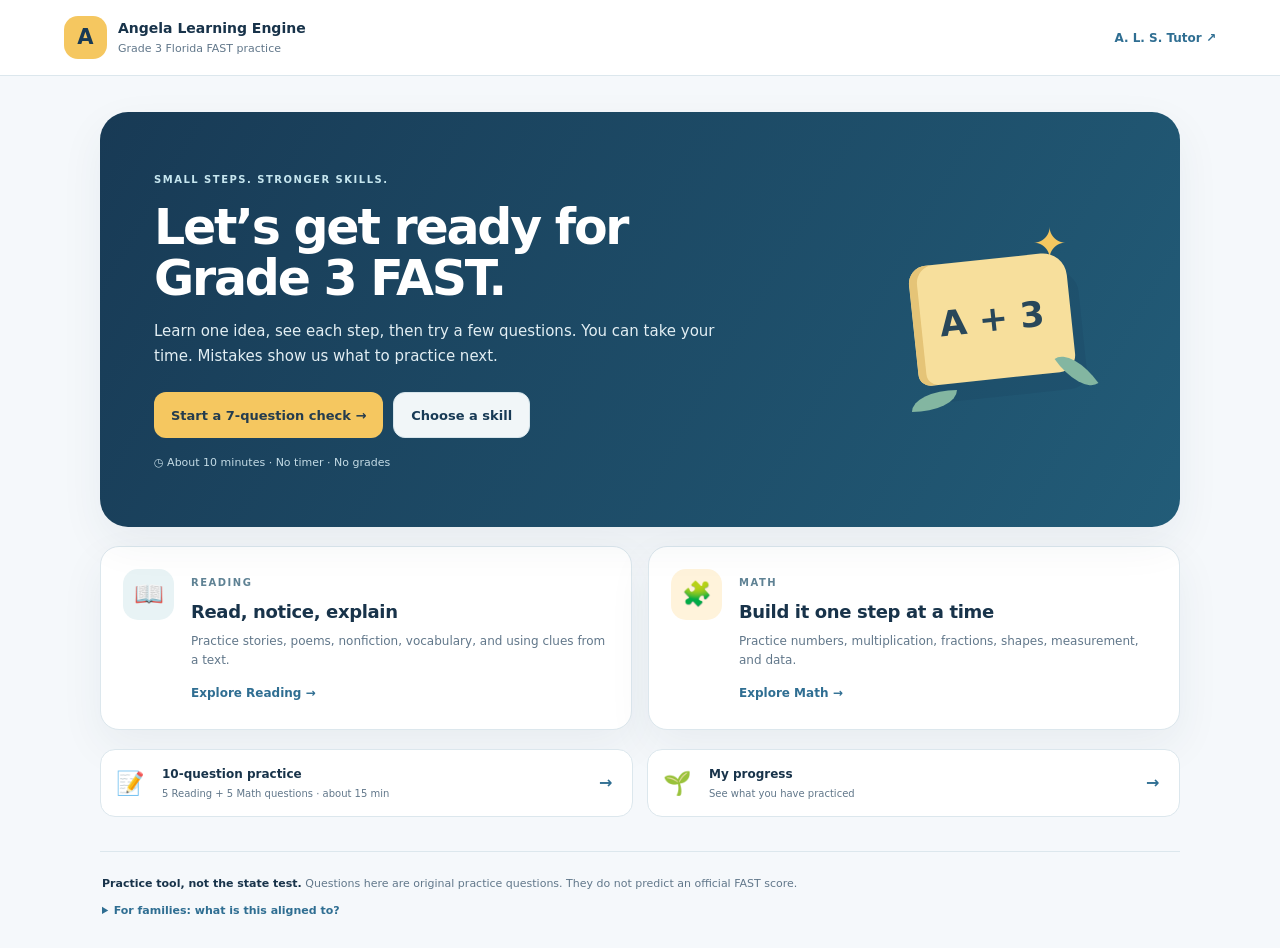
<file: site/grade-3-fast/index.html>
<!doctype html>
<html lang="en">
<head>
  <meta charset="utf-8">
  <meta name="viewport" content="width=device-width, initial-scale=1">
  <meta name="theme-color" content="#183a55">
  <meta name="description" content="Short, step-by-step Florida Grade 3 FAST Reading and Math practice from Angela Learning Engine.">
  <title>Angela Learning Engine · Grade 3 FAST Practice</title>
  <link rel="stylesheet" href="./styles.css">
</head>
<body>
  <header class="topbar">
    <a class="brand" href="#home" aria-label="Angela Learning Engine home">
      <span class="brand-mark" aria-hidden="true">A</span>
      <span><strong>Angela Learning Engine</strong><small>Grade 3 Florida FAST practice</small></span>
    </a>
    <a class="als-link" href="https://alstutor.com/">A. L. S. Tutor <span aria-hidden="true">↗</span></a>
  </header>

  <main id="app" class="shell">
    <section id="home" class="screen active" aria-labelledby="welcome-title">
      <div class="hero">
        <div class="hero-copy">
          <span class="eyebrow">SMALL STEPS. STRONGER SKILLS.</span>
          <h1 id="welcome-title">Let’s get ready for Grade 3 FAST.</h1>
          <p>Learn one idea, see each step, then try a few questions. You can take your time. Mistakes show us what to practice next.</p>
          <div class="hero-actions">
            <button class="button primary" data-action="start-check">Start a 7-question check <span aria-hidden="true">→</span></button>
            <button class="button light" data-action="browse">Choose a skill</button>
          </div>
          <p class="time-note"><span aria-hidden="true">◷</span> About 10 minutes · No timer · No grades</p>
        </div>
        <div class="hero-art" aria-hidden="true"><span class="sun">✦</span><span class="book">A + 3</span><span class="leaf leaf-one"></span><span class="leaf leaf-two"></span></div>
      </div>

      <div class="welcome-grid">
        <article class="welcome-card reading-card">
          <div class="card-icon" aria-hidden="true">📖</div>
          <div><span class="eyebrow">READING</span><h2>Read, notice, explain</h2><p>Practice stories, poems, nonfiction, vocabulary, and using clues from a text.</p><button class="text-button" data-action="subject" data-subject="reading">Explore Reading <span aria-hidden="true">→</span></button></div>
        </article>
        <article class="welcome-card math-card">
          <div class="card-icon" aria-hidden="true">🧩</div>
          <div><span class="eyebrow">MATH</span><h2>Build it one step at a time</h2><p>Practice numbers, multiplication, fractions, shapes, measurement, and data.</p><button class="text-button" data-action="subject" data-subject="math">Explore Math <span aria-hidden="true">→</span></button></div>
        </article>
      </div>

      <section class="quick-tools" aria-label="Learning tools">
        <button class="tool-card" data-action="mixed-check"><span>📝</span><span><strong>10-question practice</strong><small>5 Reading + 5 Math questions · about 15 min</small></span><b aria-hidden="true">→</b></button>
        <button class="tool-card" data-action="progress"><span>🌱</span><span><strong>My progress</strong><small>See what you have practiced</small></span><b aria-hidden="true">→</b></button>
      </section>
    </section>

    <section id="subject" class="screen" aria-labelledby="subject-title">
      <button class="back-button" data-action="home">← Home</button>
      <div class="section-heading"><div><span id="subject-eyebrow" class="eyebrow"></span><h1 id="subject-title"></h1><p id="subject-intro"></p></div><button class="button primary" data-action="subject-check">Take a short check</button></div>
      <div id="skill-grid" class="skill-grid"></div>
    </section>

    <section id="lesson" class="screen" aria-labelledby="lesson-title">
      <button class="back-button" data-action="back-subject">← All skills</button>
      <article class="lesson-panel">
        <div class="lesson-heading"><span id="lesson-subject" class="eyebrow"></span><span id="lesson-time" class="lesson-time">About 5 minutes</span></div>
        <h1 id="lesson-title"></h1>
        <p id="lesson-goal" class="lesson-goal"></p>
        <div id="lesson-model" class="model-card"></div>
        <div id="lesson-steps" class="step-list"></div>
        <div id="lesson-tip" class="remember-box"></div>
        <div class="lesson-actions"><button class="button primary" data-action="lesson-practice">Try 3 questions <span aria-hidden="true">→</span></button><button class="button light" data-action="back-subject">Choose a different skill</button></div>
      </article>
    </section>

    <section id="quiz" class="screen" aria-labelledby="quiz-title">
      <button class="back-button" data-action="quiz-exit">← Leave check</button>
      <article class="quiz-panel">
        <div class="quiz-heading"><div><span id="quiz-label" class="eyebrow">SHORT PRACTICE</span><h1 id="quiz-title">One question at a time</h1></div><span id="quiz-count" class="quiz-count"></span></div>
        <div class="progress-track" aria-hidden="true"><div id="quiz-progress" class="progress-fill"></div></div>
        <div id="quiz-content" class="quiz-content"></div>
        <div id="quiz-feedback" class="feedback" aria-live="polite"></div>
        <div id="quiz-actions" class="quiz-actions"></div>
      </article>
    </section>

    <section id="results" class="screen" aria-labelledby="results-title">
      <article class="results-panel">
        <span class="result-spark" aria-hidden="true">✦</span>
        <span class="eyebrow">CHECK COMPLETE</span>
        <h1 id="results-title">You kept going!</h1>
        <p id="results-message"></p>
        <div id="result-breakdown" class="result-breakdown"></div>
        <div id="result-next" class="result-next"></div>
        <div class="result-actions"><button class="button primary" data-action="review-next">Practice the next step</button><button class="button light" data-action="home">Back home</button></div>
      </article>
    </section>

    <section id="progress" class="screen" aria-labelledby="progress-title">
      <button class="back-button" data-action="home">← Home</button>
      <div class="section-heading"><div><span class="eyebrow">YOUR WORK SO FAR</span><h1 id="progress-title">My progress</h1><p>This is practice evidence, not a school grade or an official FAST score.</p></div></div>
      <div class="progress-summary"><div><strong id="progress-sessions">0</strong><span>checks tried</span></div><div><strong id="progress-answers">0</strong><span>questions answered</span></div><div><strong id="progress-skills">0</strong><span>skills practiced</span></div></div>
      <div id="progress-list" class="progress-list"></div>
      <p class="privacy-note">Progress is saved only in this browser on this device. No student name, school, or tutor conversation is collected.</p>
      <button class="button light" data-action="clear-progress">Clear this device’s progress</button>
    </section>

    <footer class="site-footer">
      <p><strong>Practice tool, not the state test.</strong> Questions here are original practice questions. They do not predict an official FAST score.</p>
      <details><summary>For families: what is this aligned to?</summary><p>Florida’s FAST Reading and Mathematics assessments are aligned to B.E.S.T. Standards. This practice tool follows the state’s published Grade 3 reporting categories and examples of skills. It is supplemental practice, not a replacement for school instruction.</p><ul><li><a href="https://www.fldoe.org/accountability/assessments/k-12-student-assessment/best/" target="_blank" rel="noopener">Florida FAST assessment resources</a></li><li><a href="https://www.fldoe.org/core/fileparse.php/20102/urlt/TDS-FAST-ELA.pdf" target="_blank" rel="noopener">FAST ELA Reading blueprint</a></li><li><a href="https://www.fldoe.org/core/fileparse.php/20102/urlt/TDS-FAST-Math.pdf" target="_blank" rel="noopener">FAST Mathematics blueprint</a></li></ul></details>
    </footer>
  </main>
  <script src="./app.js"></script>
</body>
</html>
</file>
<file: site/grade-3-fast/styles.css>
:root{color-scheme:light;--ink:#18334a;--muted:#61778a;--paper:#f5f8fb;--white:#fff;--navy:#183a55;--blue:#2f6e92;--sky:#e5f2f8;--gold:#f5c760;--coral:#db785c;--green:#35765f;--line:#dce7ed;--shadow:0 16px 44px #183a5510;font-family:Inter,ui-sans-serif,system-ui,-apple-system,"Segoe UI",sans-serif}*{box-sizing:border-box}body{margin:0;background:var(--paper);color:var(--ink);line-height:1.5}button,a{font:inherit}button{cursor:pointer}.topbar{height:76px;padding:0 clamp(18px,5vw,64px);display:flex;align-items:center;justify-content:space-between;background:#fff;border-bottom:1px solid var(--line)}.brand{display:flex;align-items:center;gap:11px;color:var(--ink);text-decoration:none}.brand-mark{width:43px;height:43px;border-radius:14px;background:var(--gold);display:grid;place-items:center;color:var(--navy);font-weight:900;font-size:21px}.brand strong,.brand small{display:block}.brand strong{font-size:14px}.brand small{font-size:11px;color:var(--muted);margin-top:2px}.als-link{font-size:12px;text-decoration:none;color:var(--blue);font-weight:750}.shell{width:min(1080px,100% - 36px);margin:0 auto;padding:36px 0 28px}.screen{display:none}.screen.active{display:block}.hero{position:relative;overflow:hidden;display:grid;grid-template-columns:minmax(0,1.45fr) minmax(180px,.55fr);align-items:center;min-height:335px;padding:clamp(25px,5vw,54px);border-radius:28px;background:linear-gradient(120deg,#183a55,#225c78);color:#fff;box-shadow:var(--shadow)}.hero-copy{max-width:640px;position:relative;z-index:1}.eyebrow{font-size:10px;font-weight:850;letter-spacing:.15em;color:#5f8294}.hero .eyebrow{color:#c6e6ef}.hero h1{font-size:clamp(32px,5vw,49px);letter-spacing:-.045em;line-height:1.05;margin:12px 0 14px;max-width:590px}.hero p{font-size:15px;line-height:1.65;color:#e2eef3;max-width:570px;margin:0}.hero-actions{display:flex;flex-wrap:wrap;gap:10px;margin-top:24px}.button{min-height:46px;padding:11px 17px;border:0;border-radius:12px;font-size:13px;font-weight:800}.button.primary{background:var(--gold);color:#243c4e}.button.primary:hover{filter:brightness(1.04);transform:translateY(-1px)}.button.light{background:#f1f6f8;color:var(--navy);border:1px solid #d7e5eb}.button.light:hover{background:#e9f2f6}.time-note{margin:16px 0 0!important;font-size:11px!important;color:#c4dbe5!important}.hero-art{height:230px;position:relative;display:grid;place-items:center}.book{width:158px;height:120px;display:grid;place-items:center;background:#f7df9c;color:#28475a;border-radius:18px 24px 17px 12px;box-shadow:inset 8px 0 #e5c477,10px 18px 0 #142f481f;transform:rotate(-6deg);font-size:35px;font-weight:900}.sun{position:absolute;top:8px;right:22%;font-size:42px;color:#f5c760}.leaf{position:absolute;width:45px;height:22px;background:#83b6a1;border-radius:100% 0 100% 0}.leaf-one{bottom:22px;left:20%}.leaf-two{bottom:52px;right:10%;transform:rotate(55deg)}.welcome-grid{display:grid;grid-template-columns:1fr 1fr;gap:16px;margin:19px 0}.welcome-card{display:grid;grid-template-columns:54px 1fr;gap:14px;padding:22px;background:var(--white);border:1px solid var(--line);border-radius:19px;box-shadow:var(--shadow)}.card-icon{width:51px;height:51px;border-radius:15px;display:grid;place-items:center;background:#e8f3f5;font-size:24px}.math-card .card-icon{background:#fff3db}.welcome-card h2{font-size:18px;letter-spacing:-.02em;margin:5px 0 7px}.welcome-card p{font-size:12px;color:var(--muted);line-height:1.6;margin:0 0 9px}.text-button,.back-button{border:0;background:transparent;color:var(--blue);font-weight:800;font-size:12px;padding:5px 0}.quick-tools{display:grid;grid-template-columns:1fr 1fr;gap:14px}.tool-card{display:grid;grid-template-columns:36px 1fr 18px;gap:10px;align-items:center;text-align:left;border:1px solid var(--line);background:#fff;border-radius:15px;padding:15px;color:var(--ink)}.tool-card>span:first-child{font-size:23px}.tool-card strong,.tool-card small{display:block}.tool-card strong{font-size:12px}.tool-card small{font-size:10px;color:var(--muted);margin-top:3px}.tool-card>b{color:var(--blue)}.site-footer{border-top:1px solid var(--line);margin-top:34px;padding:18px 2px 0;color:var(--muted);font-size:11px}.site-footer p{margin:5px 0;line-height:1.65}.site-footer strong{color:var(--ink)}.site-footer details{margin-top:10px}.site-footer summary{cursor:pointer;color:var(--blue);font-weight:750}.site-footer ul{margin:8px 0;padding-left:18px}.site-footer a{color:var(--blue)}.section-heading{display:flex;justify-content:space-between;align-items:end;gap:20px;margin:13px 0 22px}.section-heading h1,.lesson-panel h1,.quiz-heading h1,.results-panel h1{font-size:clamp(27px,4vw,36px);line-height:1.12;letter-spacing:-.04em;margin:6px 0 8px}.section-heading p{font-size:13px;color:var(--muted);margin:0}.skill-grid{display:grid;grid-template-columns:repeat(2,minmax(0,1fr));gap:14px}.skill-card{display:grid;grid-template-columns:44px 1fr auto;gap:13px;align-items:start;padding:19px;border:1px solid var(--line);border-radius:17px;background:#fff;box-shadow:var(--shadow)}.skill-icon{width:42px;height:42px;display:grid;place-items:center;border-radius:13px;background:#e8f3f5;font-size:20px}.skill-card h2{font-size:15px;margin:1px 0 5px}.skill-card p{font-size:11px;color:var(--muted);line-height:1.55;margin:0 0 8px}.skill-card small{font-size:9px;color:#668295;letter-spacing:.04em}.skill-card .button{grid-column:2/-1;justify-self:start;min-height:39px;padding:8px 13px;font-size:11px}.skill-status{grid-column:2/-1;color:var(--green);font-size:10px}.lesson-panel,.quiz-panel,.results-panel{background:#fff;border:1px solid var(--line);border-radius:22px;box-shadow:var(--shadow);padding:clamp(20px,4vw,38px)}.lesson-panel{margin-top:10px}.lesson-heading,.quiz-heading{display:flex;justify-content:space-between;align-items:center;gap:12px}.lesson-time,.quiz-count{font-size:11px;color:var(--muted)}.lesson-goal{font-size:14px;color:var(--muted);line-height:1.65;max-width:760px}.model-card{margin:21px 0 18px;background:#eaf4f7;border:1px solid #d8e9ef;border-radius:16px;padding:19px}.model-card h2{font-size:12px;text-transform:uppercase;letter-spacing:.1em;color:#48778f;margin:0 0 9px}.model-card .model-prompt{font-weight:800;font-size:17px;margin:0 0 8px}.model-card .model-text{font-size:13px;line-height:1.65;margin:0;color:#34576b}.step-list{display:grid;gap:9px}.step-row{display:grid;grid-template-columns:31px 1fr;gap:11px;padding:12px 4px;border-bottom:1px solid #edf2f5}.step-number{width:28px;height:28px;border-radius:50%;display:grid;place-items:center;background:#e6f2ec;color:#327454;font-size:11px;font-weight:900}.step-row p{margin:2px 0;font-size:13px;line-height:1.6}.step-row strong{color:var(--ink)}.remember-box{margin:18px 0;padding:13px 15px;border-left:4px solid var(--gold);background:#fff8e7;border-radius:0 11px 11px 0;color:#65552e;font-size:12px;line-height:1.6}.lesson-actions,.result-actions{display:flex;gap:9px;flex-wrap:wrap;margin-top:22px}.quiz-panel{max-width:780px;margin:11px auto}.quiz-heading{align-items:start}.quiz-heading h1{font-size:25px}.progress-track{height:8px;background:#eaf0f3;border-radius:10px;margin:12px 0 18px;overflow:hidden}.progress-fill{height:100%;width:0;background:#58a27c;border-radius:10px;transition:width .2s}.quiz-question{font-size:17px;font-weight:750;line-height:1.55;margin:20px 0 13px}.passage{padding:15px 16px;margin:13px 0;border-radius:13px;background:#f5f8fa;border:1px solid #e5edf1;font-family:Georgia,serif;font-size:14px;line-height:1.75;white-space:pre-line}.choices{display:grid;gap:9px}.choice{width:100%;text-align:left;border:1px solid var(--line);border-radius:12px;background:#fff;padding:13px 14px;color:var(--ink);font-size:13px;line-height:1.45}.choice:hover:not(:disabled){border-color:#83adc1;background:#f6fafb}.choice:disabled{cursor:default}.choice.correct{border-color:#65a782;background:#edf8f0}.choice.incorrect{border-color:#dd907a;background:#fff1ed}.choice:focus-visible,.button:focus-visible,.text-button:focus-visible,a:focus-visible{outline:3px solid #f2b93f;outline-offset:3px}.feedback{min-height:42px;margin-top:12px;font-size:12px;line-height:1.55;color:var(--muted)}.feedback.good{color:#2c704b}.feedback.try{color:#a5563d}.feedback.hint{color:#5b7091}.quiz-actions{display:flex;justify-content:space-between;gap:9px;margin-top:12px}.quiz-actions .button{min-width:130px}.results-panel{position:relative;max-width:760px;margin:28px auto;text-align:center}.result-spark{display:grid;place-items:center;width:58px;height:58px;border-radius:18px;background:#fff1cf;color:#9c7530;font-size:27px;margin:0 auto 16px}.results-panel>p{max-width:570px;margin:0 auto 17px;color:var(--muted);font-size:13px;line-height:1.65}.result-breakdown{display:grid;grid-template-columns:1fr 1fr;gap:10px;margin:17px auto;max-width:550px}.result-chip{padding:14px;border-radius:13px;background:#f3f7f8;text-align:left}.result-chip small,.result-chip strong{display:block}.result-chip small{font-size:10px;color:var(--muted)}.result-chip strong{font-size:19px;margin-top:3px}.result-next{max-width:530px;padding:14px;margin:14px auto;background:#eff7f2;border:1px solid #dceee2;border-radius:13px;text-align:left;font-size:12px;line-height:1.6}.result-actions{justify-content:center}.progress-summary{display:grid;grid-template-columns:repeat(3,1fr);gap:12px;margin:18px 0}.progress-summary div{padding:17px;background:#fff;border:1px solid var(--line);border-radius:14px}.progress-summary strong,.progress-summary span{display:block}.progress-summary strong{font-size:25px;color:var(--navy)}.progress-summary span{font-size:10px;color:var(--muted)}.progress-list{background:#fff;border:1px solid var(--line);border-radius:16px;padding:4px 17px;margin-bottom:15px}.progress-row{display:grid;grid-template-columns:minmax(0,1fr) minmax(100px,1fr) 42px;gap:12px;align-items:center;padding:13px 0;border-bottom:1px solid #edf2f5}.progress-row:last-child{border-bottom:0}.progress-row strong{font-size:11px}.progress-row small{display:block;color:var(--muted);font-size:9px;margin-top:2px}.progress-bar{height:8px;background:#eaf0f3;border-radius:8px;overflow:hidden}.progress-bar span{display:block;height:100%;background:#58a27c}.progress-score{text-align:right;font-weight:800;font-size:11px}.privacy-note{font-size:11px;color:var(--muted);margin:14px 0}.back-button{margin:0 0 8px;color:#557286}.empty-progress{font-size:12px;color:var(--muted);padding:22px;text-align:center}.hidden{display:none!important}
@media(max-width:720px){.hero{grid-template-columns:1fr;min-height:300px}.hero-art{position:absolute;right:1%;bottom:-12px;width:180px;height:150px;opacity:.58}.hero-copy{max-width:600px}.hero-copy>p{max-width:470px}.hero h1{max-width:460px}.welcome-grid{grid-template-columns:1fr}.section-heading{align-items:start;flex-direction:column}.section-heading>.button{align-self:start}.skill-grid{grid-template-columns:1fr}}
@media(max-width:480px){.topbar{height:66px;padding:0 15px}.brand strong{font-size:12px}.brand small{font-size:9px}.brand-mark{width:37px;height:37px}.als-link{font-size:10px}.shell{width:calc(100% - 24px);padding-top:18px}.hero{padding:24px 21px;border-radius:22px;min-height:350px}.hero h1{font-size:34px}.hero-copy>p{font-size:13px;max-width:290px}.hero-art{right:-6px;bottom:-9px;width:145px;opacity:.42}.hero-actions{display:grid;grid-template-columns:1fr 1fr}.hero-actions .button{font-size:11px;padding:10px}.welcome-card{padding:17px;grid-template-columns:42px 1fr;gap:11px}.card-icon{width:40px;height:40px;font-size:20px}.welcome-card h2{font-size:16px}.quick-tools{grid-template-columns:1fr}.lesson-actions .button{width:100%}.lesson-panel,.quiz-panel,.results-panel{padding:19px}.quiz-heading h1{font-size:21px}.quiz-question{font-size:16px}.choice{font-size:12px;padding:12px}.quiz-actions .button{min-width:0;flex:1}.progress-summary{gap:7px}.progress-summary div{padding:13px 10px}.progress-summary strong{font-size:20px}.progress-summary span{font-size:9px}.progress-row{grid-template-columns:minmax(0,1fr) 70px 34px;gap:8px}.result-breakdown{grid-template-columns:1fr 1fr}}
</file>
